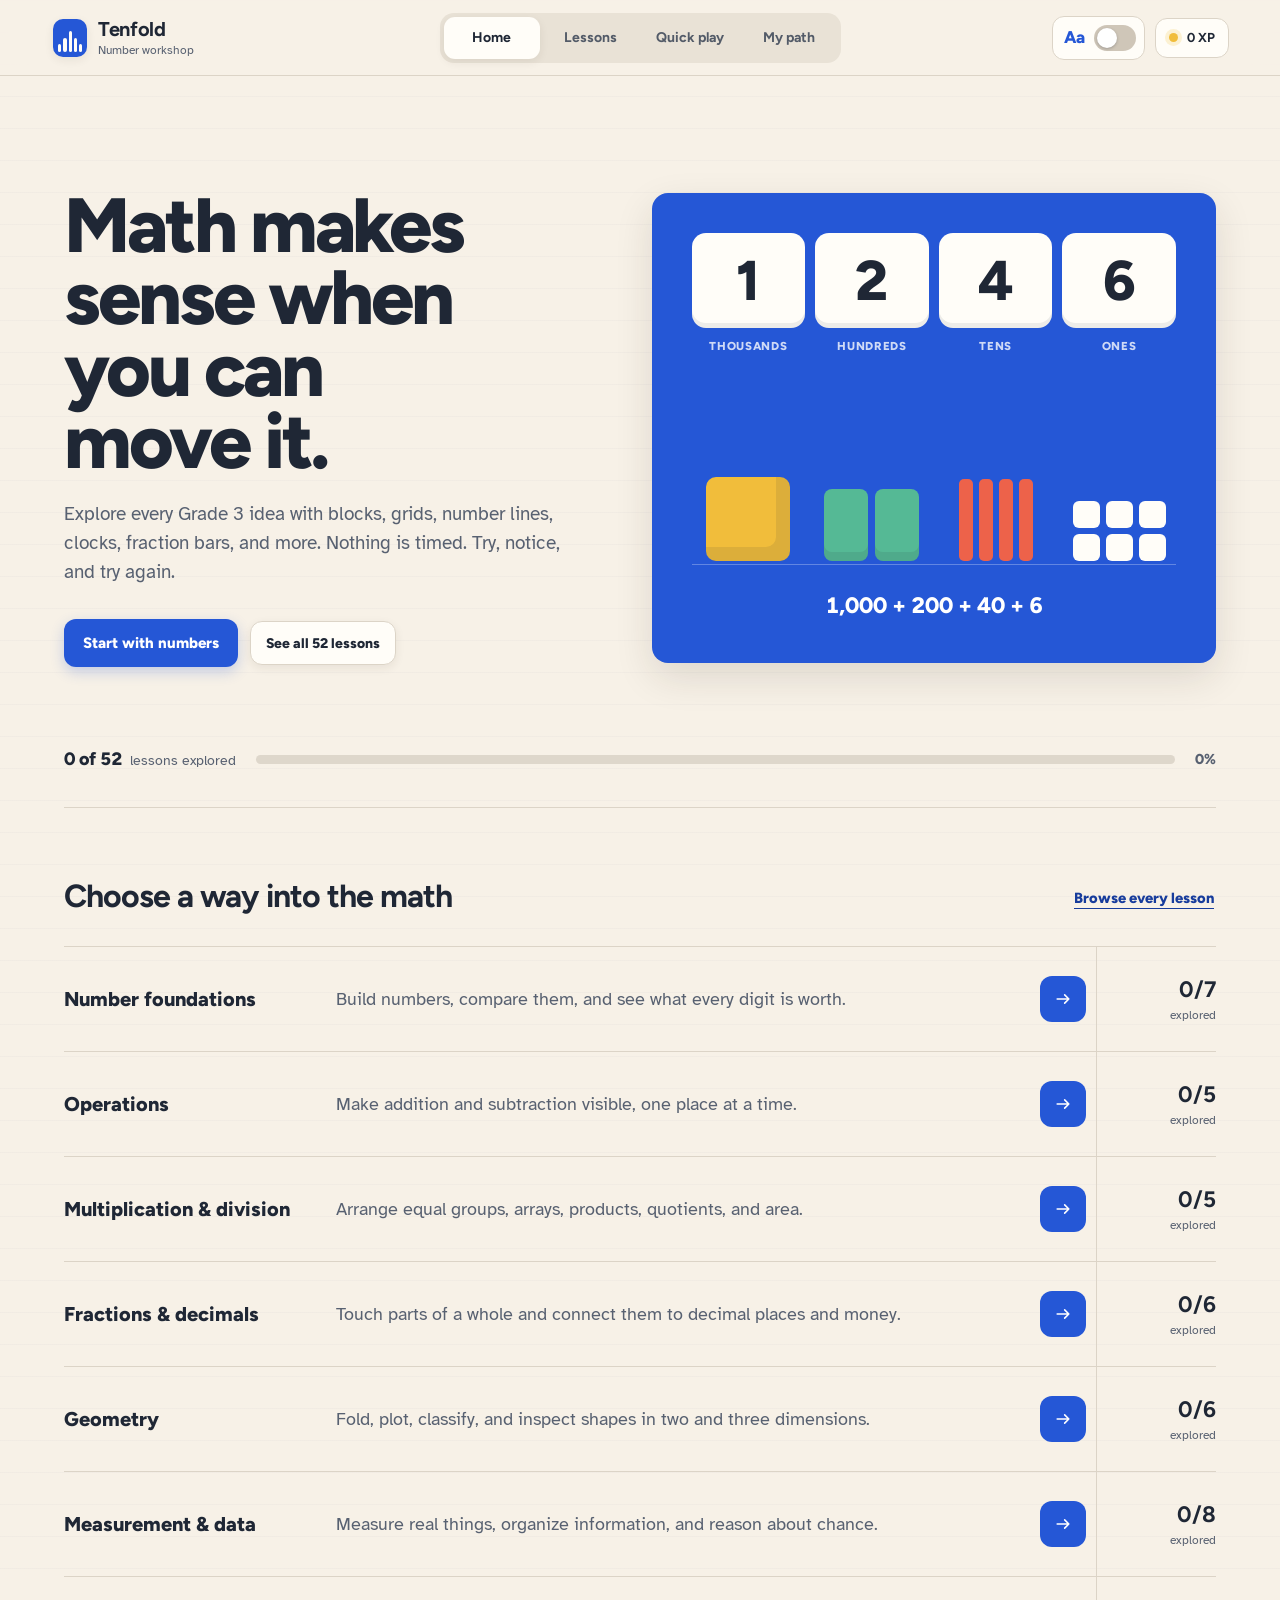
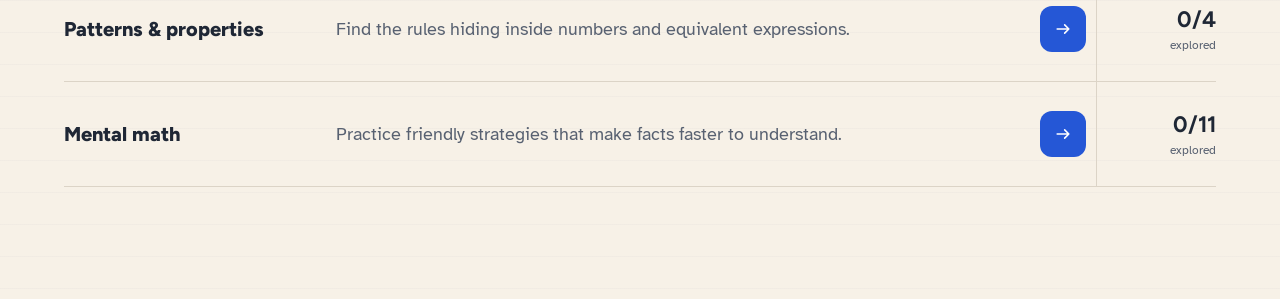
<file: tenfold/index.html>
<!doctype html>
<html lang="en">
  <head>
    <meta charset="UTF-8" />
    <meta name="viewport" content="width=device-width, initial-scale=1.0" />
    <meta name="theme-color" content="#f7f1e7" />
    <meta
      name="description"
      content="Tenfold is a hands-on Grade 3 mathematics workshop with more than 50 visual, interactive lessons."
    />
    <meta name="mobile-web-app-capable" content="yes" />
    <meta name="apple-mobile-web-app-capable" content="yes" />
    <meta name="apple-mobile-web-app-status-bar-style" content="default" />
    <title>Tenfold - Grade 3 math you can touch</title>
    <link rel="icon" href="assets/icon.svg" type="image/svg+xml" />
    <link rel="stylesheet" href="fonts/fonts.css" />
    <link rel="stylesheet" href="styles.css" />
    <link rel="stylesheet" href="expanded.css" />
  </head>
  <body>
    <a class="skip-link" href="#lesson">Skip to the lesson</a>

    <div class="app-shell">
      <header class="topbar">
        <button class="brand" type="button" data-nav="home" aria-label="Tenfold home">
          <span class="brand-mark" aria-hidden="true">
            <i></i><i></i><i></i><i></i><i></i>
          </span>
          <span>
            <strong>Tenfold</strong>
            <small>Number workshop</small>
          </span>
        </button>

        <nav class="desktop-nav" aria-label="Primary navigation">
          <button class="nav-item is-active" type="button" data-nav="home">
            Home
          </button>
          <button class="nav-item" type="button" data-nav="library">
            Lessons
          </button>
          <button class="nav-item" type="button" data-nav="practice">
            Quick play
          </button>
          <button class="nav-item" type="button" data-nav="progress">
            My path
          </button>
        </nav>

        <div class="topbar-tools">
          <button class="reading-toggle" id="reading-toggle" type="button" role="switch" aria-checked="false" aria-label="Dyslexia-friendly text" data-reading-toggle>
            <span class="reading-glyph" aria-hidden="true">Aa</span>
            <span class="reading-toggle-label">Dyslexia-friendly</span>
            <span class="switch-track" aria-hidden="true"><i></i></span>
          </button>
          <div class="progress-chip" aria-label="Learning progress">
            <span class="progress-dot" aria-hidden="true"></span>
            <span><strong id="xp-value">0</strong> XP</span>
          </div>
        </div>
      </header>

      <main id="lesson" tabindex="-1"></main>

      <nav class="mobile-nav" aria-label="Primary navigation">
        <button class="mobile-nav-item is-active" type="button" data-nav="home">
          <svg viewBox="0 0 24 24" aria-hidden="true"><path d="M4 11 12 4l8 7v9H4z" /><path d="M9 20v-6h6v6" /></svg>
          <span>Home</span>
        </button>
        <button class="mobile-nav-item" type="button" data-nav="library">
          <svg viewBox="0 0 24 24" aria-hidden="true"><path d="M5 4h14v16H5z" /><path d="M9 4v16M12 8h4M12 12h4" /></svg>
          <span>Lessons</span>
        </button>
        <button class="mobile-nav-item" type="button" data-nav="practice">
          <svg viewBox="0 0 24 24" aria-hidden="true"><path d="M12 3v18M3 12h18" /><circle cx="12" cy="12" r="9" /></svg>
          <span>Play</span>
        </button>
        <button class="mobile-nav-item" type="button" data-nav="progress">
          <svg viewBox="0 0 24 24" aria-hidden="true"><path d="M5 20V10M12 20V4M19 20v-7" /></svg>
          <span>My path</span>
        </button>
      </nav>
    </div>

    <div id="live-region" class="sr-only" aria-live="polite"></div>
    <script src="curriculum.js"></script>
    <script src="engines.js"></script>
    <script src="app.js"></script>
  </body>
</html>
</file>
<file: tenfold/fonts/fonts.css>
/* Local copies of Atkinson Hyperlegible and Figtree (both SIL Open Font
   License, from Google Fonts), so Tenfold works with no internet.
   Each font is split into "latin" (English) and "latin-ext" (accented
   letters); the browser only downloads the part a page actually uses. */

/* Atkinson Hyperlegible - body text */
@font-face {
  font-family: "Atkinson Hyperlegible";
  font-style: normal;
  font-weight: 400;
  font-display: swap;
  src: url("atkinson-hyperlegible-400-latin-ext.woff2") format("woff2");
  unicode-range: U+0100-02BA, U+02BD-02C5, U+02C7-02CC, U+02CE-02D7, U+02DD-02FF, U+0304, U+0308, U+0329, U+1D00-1DBF, U+1E00-1E9F, U+1EF2-1EFF, U+2020, U+20A0-20AB, U+20AD-20C0, U+2113, U+2C60-2C7F, U+A720-A7FF;
}
@font-face {
  font-family: "Atkinson Hyperlegible";
  font-style: normal;
  font-weight: 400;
  font-display: swap;
  src: url("atkinson-hyperlegible-400-latin.woff2") format("woff2");
  unicode-range: U+0000-00FF, U+0131, U+0152-0153, U+02BB-02BC, U+02C6, U+02DA, U+02DC, U+0304, U+0308, U+0329, U+2000-206F, U+20AC, U+2122, U+2191, U+2193, U+2212, U+2215, U+FEFF, U+FFFD;
}
@font-face {
  font-family: "Atkinson Hyperlegible";
  font-style: normal;
  font-weight: 700;
  font-display: swap;
  src: url("atkinson-hyperlegible-700-latin-ext.woff2") format("woff2");
  unicode-range: U+0100-02BA, U+02BD-02C5, U+02C7-02CC, U+02CE-02D7, U+02DD-02FF, U+0304, U+0308, U+0329, U+1D00-1DBF, U+1E00-1E9F, U+1EF2-1EFF, U+2020, U+20A0-20AB, U+20AD-20C0, U+2113, U+2C60-2C7F, U+A720-A7FF;
}
@font-face {
  font-family: "Atkinson Hyperlegible";
  font-style: normal;
  font-weight: 700;
  font-display: swap;
  src: url("atkinson-hyperlegible-700-latin.woff2") format("woff2");
  unicode-range: U+0000-00FF, U+0131, U+0152-0153, U+02BB-02BC, U+02C6, U+02DA, U+02DC, U+0304, U+0308, U+0329, U+2000-206F, U+20AC, U+2122, U+2191, U+2193, U+2212, U+2215, U+FEFF, U+FFFD;
}
@font-face {
  font-family: "Atkinson Hyperlegible";
  font-style: italic;
  font-weight: 400;
  font-display: swap;
  src: url("atkinson-hyperlegible-400-italic-latin-ext.woff2") format("woff2");
  unicode-range: U+0100-02BA, U+02BD-02C5, U+02C7-02CC, U+02CE-02D7, U+02DD-02FF, U+0304, U+0308, U+0329, U+1D00-1DBF, U+1E00-1E9F, U+1EF2-1EFF, U+2020, U+20A0-20AB, U+20AD-20C0, U+2113, U+2C60-2C7F, U+A720-A7FF;
}
@font-face {
  font-family: "Atkinson Hyperlegible";
  font-style: italic;
  font-weight: 400;
  font-display: swap;
  src: url("atkinson-hyperlegible-400-italic-latin.woff2") format("woff2");
  unicode-range: U+0000-00FF, U+0131, U+0152-0153, U+02BB-02BC, U+02C6, U+02DA, U+02DC, U+0304, U+0308, U+0329, U+2000-206F, U+20AC, U+2122, U+2191, U+2193, U+2212, U+2215, U+FEFF, U+FFFD;
}

/* OpenDyslexic - every piece of text while "Dyslexia-friendly text" is on
   (SIL Open Font License, see OpenDyslexic-OFL.txt; from
   github.com/antijingoist/opendyslexic). The browser only fetches these once
   the option is on. "block" stops the normal letters flashing up on a reload
   before OpenDyslexic arrives. */
@font-face {
  font-family: "OpenDyslexic";
  font-style: normal;
  font-weight: 400;
  font-display: block;
  src: url("opendyslexic-400.woff2") format("woff2");
}
@font-face {
  font-family: "OpenDyslexic";
  font-style: normal;
  font-weight: 700;
  font-display: block;
  src: url("opendyslexic-700.woff2") format("woff2");
}
@font-face {
  font-family: "OpenDyslexic";
  font-style: italic;
  font-weight: 400;
  font-display: block;
  src: url("opendyslexic-400-italic.woff2") format("woff2");
}
@font-face {
  font-family: "OpenDyslexic";
  font-style: italic;
  font-weight: 700;
  font-display: block;
  src: url("opendyslexic-700-italic.woff2") format("woff2");
}

/* Figtree - headings and numbers. One variable file covers weights 500-800. */
@font-face {
  font-family: "Figtree";
  font-style: normal;
  font-weight: 500 800;
  font-display: swap;
  src: url("figtree-latin-ext.woff2") format("woff2");
  unicode-range: U+0100-02BA, U+02BD-02C5, U+02C7-02CC, U+02CE-02D7, U+02DD-02FF, U+0304, U+0308, U+0329, U+1D00-1DBF, U+1E00-1E9F, U+1EF2-1EFF, U+2020, U+20A0-20AB, U+20AD-20C0, U+2113, U+2C60-2C7F, U+A720-A7FF;
}
@font-face {
  font-family: "Figtree";
  font-style: normal;
  font-weight: 500 800;
  font-display: swap;
  src: url("figtree-latin.woff2") format("woff2");
  unicode-range: U+0000-00FF, U+0131, U+0152-0153, U+02BB-02BC, U+02C6, U+02DA, U+02DC, U+0304, U+0308, U+0329, U+2000-206F, U+20AC, U+2122, U+2191, U+2193, U+2212, U+2215, U+FEFF, U+FFFD;
}
</file>
<file: tenfold/styles.css>
:root {
  --paper: #f7f1e7;
  --paper-bright: #fffdf8;
  --ink: #1f2735;
  --ink-soft: #586171;
  --blue: #2557d6;
  --blue-dark: #173c9c;
  --coral: #ed624a;
  --yellow: #f1bd3b;
  --mint: #55b995;
  --lilac: #8f79d4;
  --line: #dcd4c7;
  --white: #ffffff;
  --shadow-sm: 0 3px 10px rgba(45, 36, 24, 0.08);
  --shadow-md: 0 14px 38px rgba(45, 36, 24, 0.12);
  --ease-out: cubic-bezier(0.23, 1, 0.32, 1);
  --ease-in-out: cubic-bezier(0.77, 0, 0.175, 1);
  --radius: 16px;
  --display: "Figtree", sans-serif;
  --body: "Atkinson Hyperlegible", sans-serif;
}

* {
  box-sizing: border-box;
}

html {
  color-scheme: light;
  scroll-behavior: smooth;
}

body {
  margin: 0;
  min-width: 320px;
  min-height: 100vh;
  color: var(--ink);
  background:
    linear-gradient(rgba(31, 39, 53, 0.025) 1px, transparent 1px),
    var(--paper);
  background-size: 100% 32px;
  font-family: var(--body);
  font-size: 18px;
  line-height: 1.5;
  accent-color: var(--blue);
}

::selection {
  color: var(--white);
  background: var(--blue);
}

button,
input {
  font: inherit;
}

button {
  color: inherit;
}

button:focus-visible,
input:focus-visible,
[tabindex]:focus-visible {
  outline: 3px solid var(--yellow);
  outline-offset: 3px;
}

.skip-link {
  position: fixed;
  z-index: 100;
  top: 10px;
  left: 10px;
  padding: 10px 14px;
  border-radius: 10px;
  color: var(--white);
  background: var(--ink);
  transform: translateY(-150%);
  transition: transform 180ms var(--ease-out);
}

.skip-link:focus {
  transform: translateY(0);
}

.app-shell {
  min-height: 100vh;
}

.topbar {
  position: sticky;
  z-index: 30;
  top: 0;
  display: grid;
  grid-template-columns: minmax(180px, 1fr) auto minmax(140px, 1fr);
  align-items: center;
  min-height: 76px;
  padding: 10px clamp(18px, 4vw, 64px);
  border-bottom: 1px solid var(--line);
  background: rgba(247, 241, 231, 0.94);
  backdrop-filter: blur(14px);
}

.brand {
  display: inline-flex;
  align-items: center;
  justify-self: start;
  gap: 11px;
  padding: 2px;
  border: 0;
  background: transparent;
  cursor: pointer;
}

.brand-mark {
  display: flex;
  align-items: end;
  gap: 2px;
  width: 34px;
  height: 38px;
  padding: 5px;
  border-radius: 10px;
  background: var(--blue);
  box-shadow: var(--shadow-sm);
}

.brand-mark i {
  width: 4px;
  border-radius: 4px;
  background: var(--paper-bright);
}

.brand-mark i:nth-child(1) { height: 8px; }
.brand-mark i:nth-child(2) { height: 14px; }
.brand-mark i:nth-child(3) { height: 21px; }
.brand-mark i:nth-child(4) { height: 14px; }
.brand-mark i:nth-child(5) { height: 8px; }

.brand strong,
.brand small {
  display: block;
  text-align: left;
}

.brand strong {
  font-family: var(--display);
  font-size: 20px;
  line-height: 1;
  letter-spacing: -0.02em;
}

.brand small {
  margin-top: 5px;
  color: var(--ink-soft);
  font-size: 12px;
  line-height: 1;
}

.desktop-nav {
  display: flex;
  gap: 3px;
  padding: 4px;
  border-radius: 14px;
  background: #e9e2d6;
}

.nav-item {
  display: inline-flex;
  align-items: center;
  gap: 7px;
  min-height: 42px;
  padding: 8px 13px;
  border: 0;
  border-radius: 11px;
  color: #535b68;
  background: transparent;
  font-family: var(--display);
  font-size: 14px;
  font-weight: 700;
  cursor: pointer;
  transition: color 150ms ease, background-color 150ms ease, box-shadow 150ms ease;
}

.nav-number {
  color: #7b827f;
  font-size: 11px;
  letter-spacing: 0.08em;
}

.nav-item.is-active {
  color: var(--ink);
  background: var(--paper-bright);
  box-shadow: var(--shadow-sm);
}

.nav-item.is-active .nav-number {
  color: var(--blue);
}

.progress-chip {
  display: inline-flex;
  align-items: center;
  justify-self: end;
  gap: 9px;
  min-height: 40px;
  padding: 8px 13px;
  border: 1px solid var(--line);
  border-radius: 12px;
  background: var(--paper-bright);
  font-family: var(--display);
  font-size: 13px;
  font-weight: 700;
  font-variant-numeric: tabular-nums;
}

.progress-dot {
  width: 9px;
  height: 9px;
  border-radius: 50%;
  background: var(--yellow);
  box-shadow: 0 0 0 4px rgba(241, 189, 59, 0.2);
}

#lesson {
  min-height: calc(100vh - 76px);
}

.lesson-view {
  width: min(1380px, 100%);
  margin: 0 auto;
  padding: clamp(36px, 6vw, 86px) clamp(18px, 5vw, 76px) 96px;
  animation: view-in 260ms var(--ease-out) both;
}

@keyframes view-in {
  from { opacity: 0; transform: translateY(10px); }
  to { opacity: 1; transform: translateY(0); }
}

.lesson-heading {
  display: grid;
  grid-template-columns: minmax(0, 1fr) auto;
  align-items: end;
  gap: 34px;
  margin-bottom: clamp(32px, 5vw, 58px);
}

.lesson-heading h1 {
  max-width: 850px;
  margin: 0;
  font-family: var(--display);
  font-size: clamp(42px, 6.4vw, 88px);
  line-height: 0.95;
  letter-spacing: -0.04em;
}

.lesson-heading p {
  max-width: 36ch;
  margin: 16px 0 0;
  color: var(--ink-soft);
  font-size: clamp(18px, 2vw, 23px);
  line-height: 1.35;
}

.coach {
  position: relative;
  display: flex;
  align-items: end;
  min-width: 300px;
}

.coach img {
  position: relative;
  z-index: 1;
  width: 118px;
  height: auto;
  filter: drop-shadow(0 8px 8px rgba(31, 39, 53, 0.16));
}

.coach-bubble {
  max-width: 230px;
  margin: 0 0 30px -8px;
  padding: 14px 15px 14px 20px;
  border-radius: 14px 14px 14px 4px;
  background: var(--paper-bright);
  box-shadow: var(--shadow-sm);
  color: var(--ink-soft);
  font-size: 15px;
  line-height: 1.3;
}

.coach-bubble strong {
  display: block;
  margin-bottom: 3px;
  color: var(--ink);
  font-family: var(--display);
  font-size: 14px;
}

.workbench {
  overflow: hidden;
  border-radius: var(--radius);
  background: var(--paper-bright);
  box-shadow: var(--shadow-md);
}

.workbench-bar {
  display: flex;
  align-items: center;
  justify-content: space-between;
  gap: 20px;
  min-height: 58px;
  padding: 12px 18px;
  border-bottom: 1px solid var(--line);
  background: #f0e9dd;
}

.workbench-title {
  font-family: var(--display);
  font-size: 14px;
  font-weight: 800;
}

.legend {
  display: flex;
  flex-wrap: wrap;
  gap: 12px;
  color: var(--ink-soft);
  font-size: 13px;
}

.legend span {
  display: inline-flex;
  align-items: center;
  gap: 6px;
}

.legend i {
  width: 10px;
  height: 10px;
  border-radius: 3px;
}

.explore-layout {
  display: grid;
  grid-template-columns: minmax(340px, 0.82fr) minmax(520px, 1.18fr);
  grid-template-areas:
    "builder table"
    "tools table";
  align-items: stretch;
}

.sum-builder {
  grid-area: builder;
  padding: clamp(24px, 4vw, 52px) clamp(24px, 4vw, 52px) 18px;
  border-right: 1px solid var(--line);
}

.discovery-tools {
  grid-area: tools;
  padding: 0 clamp(24px, 4vw, 52px) clamp(24px, 4vw, 52px);
  border-right: 1px solid var(--line);
}

.mobile-explainer {
  display: none;
}

.equation-display {
  display: grid;
  grid-template-columns: 1fr auto 1fr;
  align-items: center;
  gap: 18px clamp(7px, 1.1vw, 14px);
  font-family: var(--display);
  font-size: clamp(42px, 4.6vw, 64px);
  font-weight: 800;
  line-height: 1;
  font-variant-numeric: tabular-nums;
}

.equation-display .operator {
  color: var(--ink-soft);
  font-weight: 500;
}

.equation-display .equals {
  display: none;
}

.number-stepper {
  display: grid;
  grid-template-columns: 34px 1fr 34px;
  align-items: center;
  min-width: 108px;
  border: 1px solid var(--line);
  border-radius: 14px;
  background: var(--white);
  box-shadow: inset 0 -3px 0 rgba(31, 39, 53, 0.04);
}

.number-stepper output {
  text-align: center;
}

.step-btn {
  width: 34px;
  height: 60px;
  border: 0;
  background: transparent;
  color: var(--blue);
  font-family: var(--display);
  font-size: 28px;
  font-weight: 700;
  cursor: pointer;
  transition: color 120ms ease, transform 120ms var(--ease-out);
}

.step-btn:active {
  transform: scale(0.92);
}

.sum-result {
  grid-column: 1 / -1;
  color: var(--blue);
  text-align: center;
}

.sum-result::before {
  color: var(--ink-soft);
  content: "= ";
}

.bead-visual {
  display: grid;
  gap: 18px;
  margin: 34px 0;
  padding: 28px;
  border-radius: 14px;
  background: #f3eee5;
}

.bead-row {
  display: flex;
  flex-wrap: wrap;
  align-items: center;
  gap: 7px;
  min-height: 34px;
}

.bead-row::before {
  width: 32px;
  color: var(--ink-soft);
  font-family: var(--display);
  font-size: 12px;
  font-weight: 800;
  content: attr(data-label);
}

.bead {
  width: 25px;
  height: 25px;
  border: 3px solid rgba(31, 39, 53, 0.1);
  border-radius: 50%;
  box-shadow: inset 0 -4px 0 rgba(31, 39, 53, 0.13);
}

.bead.a { background: var(--blue); }
.bead.b { background: var(--coral); }

.swap-button,
.secondary-button,
.hint-button {
  display: inline-flex;
  align-items: center;
  justify-content: center;
  gap: 8px;
  min-height: 44px;
  padding: 9px 15px;
  border: 1px solid var(--line);
  border-radius: 12px;
  background: var(--paper-bright);
  font-family: var(--display);
  font-size: 14px;
  font-weight: 800;
  cursor: pointer;
  box-shadow: var(--shadow-sm);
  transition: transform 140ms var(--ease-out), box-shadow 140ms ease, background-color 140ms ease;
}

.swap-button:active,
.secondary-button:active,
.hint-button:active,
.primary-button:active {
  transform: scale(0.97);
}

.swap-icon {
  width: 18px;
  height: 18px;
  fill: none;
  stroke: currentColor;
  stroke-linecap: round;
  stroke-linejoin: round;
  stroke-width: 2;
}

.discovery-note {
  min-height: 48px;
  margin: 16px 0 0;
  color: var(--ink-soft);
  font-size: 16px;
}

.table-zone {
  grid-area: table;
  min-width: 0;
  padding: clamp(24px, 4vw, 50px);
  background: #f8f4ec;
}

.table-prompt {
  display: flex;
  align-items: center;
  justify-content: space-between;
  gap: 20px;
  margin-bottom: 20px;
}

.table-prompt h2 {
  margin: 0;
  font-family: var(--display);
  font-size: 22px;
  letter-spacing: -0.02em;
}

.table-prompt p {
  margin: 4px 0 0;
  color: var(--ink-soft);
  font-size: 15px;
}

.table-scroll {
  overflow-x: auto;
  padding: 3px 3px 10px;
  scrollbar-color: #a59b8b transparent;
  scrollbar-width: thin;
}

.addition-table {
  display: grid;
  grid-template-columns: repeat(12, minmax(36px, 1fr));
  min-width: 580px;
  overflow: hidden;
  border: 1px solid #cfc6b7;
  border-radius: 14px;
  background: var(--white);
}

.table-cell {
  display: grid;
  min-height: 42px;
  place-items: center;
  border: 0;
  border-right: 1px solid #e0d8cc;
  border-bottom: 1px solid #e0d8cc;
  background: var(--white);
  font-family: var(--display);
  font-size: 14px;
  font-weight: 700;
  font-variant-numeric: tabular-nums;
}

button.table-cell {
  cursor: pointer;
  transition: color 120ms ease, background-color 120ms ease, transform 120ms var(--ease-out);
}

button.table-cell:active {
  transform: scale(0.92);
}

.table-cell.header {
  color: var(--blue-dark);
  background: #ebe7dd;
}

.table-cell.corner {
  color: var(--white);
  background: var(--blue);
  font-size: 19px;
}

.table-cell.in-row { background: #e8efff; }
.table-cell.in-col { background: #fff0ec; }
.table-cell.is-selected {
  position: relative;
  z-index: 2;
  color: var(--white);
  background: var(--blue);
  box-shadow: inset 0 0 0 3px var(--yellow);
}

.table-cell.is-target:not(.is-selected) {
  box-shadow: inset 0 0 0 3px var(--coral);
}

.table-feedback {
  min-height: 44px;
  margin-top: 14px;
  padding: 10px 13px;
  border-radius: 11px;
  color: var(--blue-dark);
  background: #e8efff;
  font-weight: 700;
}

.primary-button {
  display: inline-flex;
  align-items: center;
  justify-content: center;
  gap: 9px;
  min-height: 48px;
  padding: 11px 19px;
  border: 0;
  border-radius: 12px;
  color: var(--white);
  background: var(--blue);
  box-shadow: 0 5px 14px rgba(37, 87, 214, 0.24);
  font-family: var(--display);
  font-size: 15px;
  font-weight: 800;
  cursor: pointer;
  transition: transform 140ms var(--ease-out), background-color 140ms ease, box-shadow 140ms ease;
}

.primary-button:hover {
  background: var(--blue-dark);
}

.primary-button:disabled {
  color: #9a958b;
  background: #ddd7cc;
  box-shadow: none;
  cursor: not-allowed;
}

.algorithm-layout {
  display: grid;
  grid-template-columns: minmax(0, 1.4fr) minmax(290px, 0.6fr);
}

.place-workspace {
  min-width: 0;
  padding: clamp(24px, 4vw, 52px);
  border-right: 1px solid var(--line);
}

.place-board {
  display: grid;
  grid-template-columns: repeat(4, minmax(86px, 1fr));
  gap: 10px;
}

.place-column {
  position: relative;
  min-width: 0;
  padding: 16px 10px;
  border: 1px solid var(--line);
  border-radius: 14px;
  background: #f5f0e8;
  transition: background-color 200ms ease, box-shadow 200ms ease, transform 200ms var(--ease-out);
}

.place-column.is-active {
  background: #fff9dd;
  box-shadow: inset 0 0 0 3px var(--yellow), var(--shadow-sm);
  transform: translateY(-4px);
}

.place-column.is-done {
  background: #ecf7f2;
}

.place-label {
  margin-bottom: 14px;
  color: var(--ink-soft);
  font-family: var(--display);
  font-size: 12px;
  font-weight: 800;
  letter-spacing: 0.05em;
  text-align: center;
  text-transform: uppercase;
}

.carry-slot {
  display: grid;
  min-height: 31px;
  margin-bottom: 7px;
  place-items: center;
  color: var(--coral);
  font-family: var(--display);
  font-size: 18px;
  font-weight: 800;
}

.algorithm-digit {
  display: grid;
  min-height: 51px;
  place-items: center;
  border-bottom: 1px solid #d5ccbe;
  font-family: var(--display);
  font-size: clamp(30px, 4vw, 48px);
  font-weight: 700;
  font-variant-numeric: tabular-nums;
}

.algorithm-digit.modified {
  color: var(--coral);
}

.answer-slot {
  display: grid;
  min-height: 62px;
  margin-top: 7px;
  place-items: center;
  color: var(--blue);
  font-family: var(--display);
  font-size: clamp(30px, 4vw, 48px);
  font-weight: 800;
  font-variant-numeric: tabular-nums;
}

.operation-sign {
  position: absolute;
  left: 8px;
  top: 124px;
  color: var(--ink-soft);
  font-family: var(--display);
  font-size: 24px;
  font-weight: 800;
}

.manipulative-stage {
  position: relative;
  min-height: 222px;
  margin-top: 24px;
  overflow: hidden;
  border-radius: 14px;
  background: #ebe6dc;
}

.stage-label {
  position: absolute;
  top: 13px;
  left: 16px;
  color: var(--ink-soft);
  font-family: var(--display);
  font-size: 12px;
  font-weight: 800;
  letter-spacing: 0.04em;
  text-transform: uppercase;
}

.pieces {
  display: flex;
  flex-wrap: wrap;
  align-content: center;
  gap: 8px;
  min-height: 222px;
  padding: 52px 22px 24px;
}

.unit-piece {
  width: 30px;
  height: 30px;
  border: 2px solid rgba(31, 39, 53, 0.15);
  border-radius: 7px;
  background: var(--coral);
  box-shadow: inset 0 -5px 0 rgba(31, 39, 53, 0.1);
}

.unit-piece.alt {
  background: var(--yellow);
}

.ten-piece {
  display: grid;
  grid-template-columns: repeat(5, 16px);
  gap: 3px;
  width: fit-content;
  padding: 7px;
  border: 2px solid rgba(31, 39, 53, 0.15);
  border-radius: 10px;
  background: var(--blue);
  box-shadow: inset 0 -6px 0 rgba(31, 39, 53, 0.13);
}

.ten-piece i {
  width: 16px;
  height: 16px;
  border-radius: 4px;
  background: rgba(255, 255, 255, 0.76);
}

.exchange-arrow {
  align-self: center;
  color: var(--blue);
  font-family: var(--display);
  font-size: 26px;
  font-weight: 800;
}

.instruction-panel {
  display: flex;
  flex-direction: column;
  justify-content: space-between;
  gap: 34px;
  min-height: 590px;
  padding: clamp(24px, 3vw, 42px);
  background: #f3eee5;
}

.step-count {
  color: var(--blue);
  font-family: var(--display);
  font-size: 13px;
  font-weight: 800;
  letter-spacing: 0.06em;
  text-transform: uppercase;
}

.instruction-panel h2 {
  margin: 10px 0 10px;
  font-family: var(--display);
  font-size: clamp(26px, 3vw, 38px);
  line-height: 1.05;
  letter-spacing: -0.03em;
}

.instruction-panel p {
  margin: 0;
  color: var(--ink-soft);
  line-height: 1.45;
}

.step-action {
  display: grid;
  gap: 12px;
}

.answer-form {
  display: grid;
  grid-template-columns: 1fr auto;
  gap: 10px;
}

.digit-input,
.practice-input {
  min-width: 0;
  height: 54px;
  border: 2px solid #cbc2b4;
  border-radius: 12px;
  color: var(--ink);
  background: var(--white);
  font-family: var(--display);
  font-size: 24px;
  font-weight: 800;
  text-align: center;
  font-variant-numeric: tabular-nums;
}

.inline-feedback {
  min-height: 28px;
  margin-top: 9px !important;
  color: var(--blue-dark) !important;
  font-size: 15px;
  font-weight: 700;
}

.problem-controls {
  display: flex;
  align-items: center;
  justify-content: space-between;
  gap: 16px;
  margin-bottom: 22px;
}

.problem-display {
  font-family: var(--display);
  font-size: clamp(26px, 3vw, 40px);
  font-weight: 800;
  letter-spacing: -0.03em;
  font-variant-numeric: tabular-nums;
}

.success-panel {
  display: grid;
  gap: 14px;
  padding: 22px;
  border-radius: 14px;
  color: #174c39;
  background: #dbf2e9;
}

.success-panel strong {
  font-family: var(--display);
  font-size: 23px;
}

.practice-layout {
  display: grid;
  grid-template-columns: minmax(0, 1fr) 320px;
  gap: 26px;
}

.practice-stage {
  min-height: 520px;
  padding: clamp(30px, 6vw, 70px);
  text-align: center;
}

.round-track {
  display: flex;
  justify-content: center;
  gap: 9px;
  margin-bottom: 54px;
}

.round-dot {
  width: 42px;
  height: 8px;
  overflow: hidden;
  border-radius: 5px;
  background: #ddd6ca;
}

.round-dot.done { background: var(--mint); }
.round-dot.current { background: var(--blue); }

.practice-question {
  font-family: var(--display);
  font-size: clamp(54px, 9vw, 112px);
  font-weight: 800;
  line-height: 1;
  letter-spacing: -0.04em;
  font-variant-numeric: tabular-nums;
}

.practice-subtitle {
  margin: 15px 0 30px;
  color: var(--ink-soft);
}

.practice-form {
  display: flex;
  justify-content: center;
  gap: 10px;
  max-width: 420px;
  margin: 0 auto;
}

.practice-input {
  flex: 1;
  max-width: 220px;
}

.practice-feedback {
  min-height: 58px;
  margin: 22px auto 0;
  max-width: 42ch;
  font-weight: 700;
}

.practice-side {
  display: grid;
  align-content: start;
  gap: 18px;
}

.practice-stat {
  padding: 24px;
  border-radius: var(--radius);
  background: var(--paper-bright);
  box-shadow: var(--shadow-sm);
}

.practice-stat span {
  display: block;
  color: var(--ink-soft);
  font-family: var(--display);
  font-size: 12px;
  font-weight: 800;
  letter-spacing: 0.06em;
  text-transform: uppercase;
}

.practice-stat strong {
  display: block;
  margin-top: 7px;
  font-family: var(--display);
  font-size: 40px;
  line-height: 1;
  font-variant-numeric: tabular-nums;
}

.hint-visual {
  display: flex;
  flex-wrap: wrap;
  justify-content: center;
  gap: 6px;
  margin-top: 20px;
}

.hint-dot {
  width: 18px;
  height: 18px;
  border-radius: 50%;
  background: var(--coral);
}

.hint-dot:nth-child(n + 11) { background: var(--blue); }

.confetti {
  position: fixed;
  z-index: 80;
  top: 48%;
  left: 50%;
  width: 9px;
  height: 15px;
  border-radius: 2px;
  pointer-events: none;
  animation: confetti-pop 720ms var(--ease-out) both;
}

@keyframes confetti-pop {
  from { opacity: 1; transform: translate(-50%, -50%) rotate(0deg); }
  to { opacity: 0; transform: translate(var(--tx), var(--ty)) rotate(var(--r)); }
}

.mobile-nav {
  display: none;
}

.sr-only {
  position: absolute !important;
  width: 1px !important;
  height: 1px !important;
  padding: 0 !important;
  margin: -1px !important;
  overflow: hidden !important;
  clip: rect(0, 0, 0, 0) !important;
  white-space: nowrap !important;
  border: 0 !important;
}

@media (hover: hover) and (pointer: fine) {
  .nav-item:hover { color: var(--ink); background: rgba(255, 255, 255, 0.55); }
  .step-btn:hover { color: var(--coral); }
  .swap-button:hover,
  .secondary-button:hover,
  .hint-button:hover { transform: translateY(-2px); box-shadow: 0 7px 16px rgba(45, 36, 24, 0.12); }
  button.table-cell:hover { color: var(--white); background: var(--blue); }
}

@media (max-width: 1080px) {
  .topbar { grid-template-columns: 1fr auto; }
  .desktop-nav { display: none; }
  .lesson-heading { grid-template-columns: 1fr; }
  .coach { justify-self: start; }
  .explore-layout {
    grid-template-columns: 1fr;
    grid-template-areas: "builder" "table" "tools";
  }
  .algorithm-layout { grid-template-columns: 1fr; }
  .sum-builder,
  .discovery-tools,
  .place-workspace { border-right: 0; }
  .sum-builder,
  .place-workspace { border-bottom: 1px solid var(--line); }
  .practice-layout { grid-template-columns: 1fr; }
  .practice-side { grid-template-columns: repeat(3, 1fr); }
}

@media (max-width: 720px) {
  body { font-size: 17px; }
  .topbar { min-height: 64px; padding: 8px 16px; }
  .brand small { display: none; }
  .progress-chip { padding: 7px 10px; }
  #lesson { min-height: calc(100vh - 132px); }
  .lesson-view { padding: 36px 14px 100px; }
  .lesson-heading { gap: 14px; margin-bottom: 20px; }
  .lesson-heading h1 { font-size: clamp(40px, 13vw, 62px); }
  .explore-view .lesson-heading > div > p { display: none; }
  .coach { min-width: 0; width: 100%; }
  .coach img { width: 68px; }
  .coach-bubble { max-width: none; margin: 0 0 8px -4px; padding: 10px 12px 10px 16px; font-size: 13px; }
  .workbench { border-radius: 14px; }
  .sum-builder { min-height: 0; padding: 18px; }
  .equation-display { row-gap: 16px; }
  .discovery-tools { padding: 24px 18px 30px; border-top: 1px solid var(--line); }
  .mobile-explainer { display: block; margin: 0 0 18px; color: var(--ink-soft); font-size: 16px; }
  .number-stepper { min-width: 0; }
  .table-zone { padding: 24px 15px; }
  .table-prompt { align-items: center; }
  .table-prompt p { display: none; }
  .table-prompt .secondary-button { min-height: 40px; padding: 7px 10px; font-size: 12px; }
  .algorithm-layout { display: block; }
  .place-workspace { padding: 24px 14px; }
  .place-board { gap: 5px; }
  .place-column { padding: 12px 4px; border-radius: 11px; }
  .place-label { font-size: 9px; }
  .algorithm-digit { min-height: 44px; font-size: 28px; }
  .operation-sign { top: 105px; left: 3px; }
  .instruction-panel { min-height: 470px; }
  .problem-controls { align-items: flex-start; flex-direction: column; }
  .practice-stage { min-height: 470px; padding: 32px 18px; }
  .practice-form { flex-direction: column; align-items: stretch; }
  .practice-input { max-width: none; }
  .practice-side { grid-template-columns: 1fr 1fr; }
  .practice-side .practice-stat:last-child { grid-column: 1 / -1; }
  .mobile-nav {
    position: fixed;
    z-index: 40;
    right: 10px;
    bottom: 10px;
    left: 10px;
    display: grid;
    grid-template-columns: repeat(4, 1fr);
    padding: 6px;
    border-radius: 16px;
    background: rgba(255, 253, 248, 0.96);
    box-shadow: 0 9px 22px rgba(45, 36, 24, 0.2);
    backdrop-filter: blur(14px);
  }
  .mobile-nav-item {
    display: grid;
    gap: 3px;
    min-height: 52px;
    padding: 6px 2px;
    place-items: center;
    border: 0;
    border-radius: 11px;
    color: var(--ink-soft);
    background: transparent;
    font-family: var(--display);
    font-size: 11px;
    font-weight: 800;
  }
  .mobile-nav-item svg {
    width: 21px;
    height: 21px;
    fill: none;
    stroke: currentColor;
    stroke-linecap: round;
    stroke-linejoin: round;
    stroke-width: 1.8;
  }
  .mobile-nav-item.is-active { color: var(--white); background: var(--blue); }
}

@media (max-width: 430px) {
  .progress-dot { display: none; }
  .bead-visual { padding: 20px 15px; }
  .bead { width: 21px; height: 21px; }
  .place-label { writing-mode: vertical-rl; transform: rotate(180deg); min-height: 58px; margin-inline: auto; }
  .carry-slot { min-height: 25px; }
  .round-dot { width: 30px; }
}

@media (prefers-reduced-motion: reduce) {
  html { scroll-behavior: auto; }
  *, *::before, *::after {
    animation-duration: 1ms !important;
    animation-iteration-count: 1 !important;
    scroll-behavior: auto !important;
    transition-duration: 1ms !important;
  }
  .place-column.is-active { transform: none; }
}
</file>
<file: tenfold/expanded.css>
:root {
  --surface-warm: #f0e9dd;
  --surface-blue: #e8efff;
  --surface-coral: #fff0ec;
  --surface-mint: #e8f5ef;
}

html,
body {
  max-width: 100%;
  overflow-x: hidden;
}

svg {
  fill: none;
  stroke: currentColor;
  stroke-linecap: round;
  stroke-linejoin: round;
  stroke-width: 1.9;
}

.desktop-nav .nav-item {
  min-width: 96px;
  justify-content: center;
}

.home-view,
.library-view,
.lesson-player,
.practice-view,
.progress-view {
  width: min(1400px, 100%);
  margin: 0 auto;
  padding: 52px clamp(18px, 5vw, 72px) 112px;
  animation: view-in 220ms var(--ease-out) both;
}

.home-intro {
  display: grid;
  grid-template-columns: minmax(0, 0.95fr) minmax(460px, 1.05fr);
  gap: clamp(32px, 6vw, 84px);
  align-items: center;
  min-height: 600px;
}

.home-intro > *,
.home-copy,
.home-model,
.model-number,
.model-labels,
.model-pieces {
  min-width: 0;
}

.home-copy h1,
.library-heading h1,
.player-heading h1,
.practice-heading h1,
.progress-heading h1,
.complete-practice h1 {
  margin: 0;
  max-width: 14ch;
  font-family: var(--display);
  font-size: clamp(3.25rem, 6vw, 5.8rem);
  font-weight: 800;
  line-height: 0.94;
  letter-spacing: -0.04em;
  text-wrap: balance;
}

.home-copy > p,
.library-heading > div > p,
.player-heading > div > p,
.practice-heading p,
.progress-heading p,
.complete-practice > p {
  max-width: 62ch;
  margin: 22px 0 0;
  color: var(--ink-soft);
  font-size: 1.2rem;
  line-height: 1.52;
}

.home-actions,
.button-row {
  display: flex;
  flex-wrap: wrap;
  gap: 12px;
  align-items: center;
}

.home-actions {
  margin-top: 32px;
}

.home-model {
  position: relative;
  display: grid;
  min-height: 470px;
  padding: 40px;
  overflow: hidden;
  border-radius: 16px;
  color: var(--white);
  background: var(--blue);
  box-shadow: var(--shadow-md);
}

.model-number,
.model-labels,
.model-pieces {
  display: grid;
  grid-template-columns: repeat(4, 1fr);
  gap: 10px;
}

.model-number span {
  display: grid;
  min-height: 92px;
  place-items: center;
  border-radius: 14px;
  color: var(--ink);
  background: var(--paper-bright);
  font-family: var(--display);
  font-size: 3.5rem;
  font-weight: 800;
  box-shadow: inset 0 -5px 0 rgba(31, 39, 53, 0.08);
}

.model-labels {
  margin-top: 10px;
  color: rgba(255, 255, 255, 0.78);
  font-family: var(--display);
  font-size: 0.72rem;
  font-weight: 800;
  text-align: center;
  text-transform: uppercase;
  letter-spacing: 0.06em;
}

.model-pieces {
  align-items: end;
  min-height: 176px;
  margin-top: 24px;
}

.model-pieces > * {
  justify-self: center;
}

.model-thousand {
  width: 84px;
  height: 84px;
  border-radius: 10px;
  background: var(--yellow);
  box-shadow: inset -14px -14px 0 rgba(31, 39, 53, 0.1);
  animation: model-rise 700ms var(--ease-out) both;
}

.model-hundreds {
  display: flex;
  gap: 7px;
}

.model-hundreds i {
  width: 44px;
  height: 72px;
  border-radius: 8px;
  background: var(--mint);
  box-shadow: inset 0 -9px 0 rgba(31, 39, 53, 0.1);
  animation: model-rise 700ms 70ms var(--ease-out) both;
}

.model-tens,
.model-ones {
  display: flex;
  flex-wrap: wrap;
  justify-content: center;
  gap: 6px;
}

.model-tens i {
  width: 14px;
  height: 82px;
  border-radius: 5px;
  background: var(--coral);
  animation: model-rise 700ms 140ms var(--ease-out) both;
}

.model-ones i {
  width: 27px;
  height: 27px;
  border-radius: 6px;
  background: var(--paper-bright);
  animation: model-rise 700ms 210ms var(--ease-out) both;
}

.model-equation {
  align-self: end;
  padding-top: 24px;
  border-top: 1px solid rgba(255, 255, 255, 0.28);
  font-family: var(--display);
  font-size: 1.4rem;
  font-weight: 800;
  text-align: center;
  font-variant-numeric: tabular-nums;
}

@keyframes model-rise {
  from { opacity: 0; transform: translateY(18px) scale(0.96); }
  to { opacity: 1; transform: translateY(0) scale(1); }
}

.continue-band {
  display: grid;
  grid-template-columns: auto 1fr auto;
  gap: 20px;
  align-items: center;
  padding: 18px 0 34px;
  border-bottom: 1px solid var(--line);
}

.continue-band > div:first-child {
  display: flex;
  gap: 8px;
  align-items: baseline;
}

.continue-band strong,
.continue-band > span {
  font-family: var(--display);
  font-weight: 800;
  font-variant-numeric: tabular-nums;
}

.continue-band span {
  color: var(--ink-soft);
  font-size: 0.9rem;
}

.progress-track,
.large-progress {
  height: 9px;
  overflow: hidden;
  border-radius: 7px;
  background: #ded7cb;
}

.progress-track i,
.large-progress i {
  display: block;
  width: 100%;
  height: 100%;
  transform-origin: left center;
  background: var(--mint);
  transition: transform 250ms var(--ease-out);
}

.journey-section {
  padding-top: 64px;
}

.section-heading,
.library-heading,
.progress-heading,
.practice-heading,
.player-heading {
  display: flex;
  justify-content: space-between;
  gap: 36px;
  align-items: end;
}

.section-heading h2,
.progress-group h2 {
  margin: 0;
  font-family: var(--display);
  font-size: 2rem;
  letter-spacing: -0.03em;
}

.text-button {
  display: inline-flex;
  align-items: center;
  gap: 7px;
  min-height: 44px;
  padding: 7px 2px;
  border: 0;
  color: var(--blue-dark);
  background: transparent;
  font-family: var(--display);
  font-size: 0.92rem;
  font-weight: 800;
  text-decoration: underline;
  text-decoration-thickness: 1px;
  text-underline-offset: 5px;
  cursor: pointer;
}

.text-button svg,
.journey-arrow svg,
.completion-mark svg,
.pager-button svg,
.replay-button svg,
.completed-button svg {
  width: 20px;
  height: 20px;
}

.journey-list,
.lesson-list,
.progress-groups {
  margin-top: 26px;
  border-top: 1px solid var(--line);
}

.journey-row {
  display: grid;
  grid-template-columns: 1fr 120px;
  border-bottom: 1px solid var(--line);
}

.journey-main {
  display: grid;
  grid-template-columns: minmax(170px, 0.36fr) 1fr auto;
  gap: 28px;
  align-items: center;
  min-height: 104px;
  padding: 20px 10px 20px 0;
  border: 0;
  background: transparent;
  text-align: left;
  cursor: pointer;
  transition: color 160ms ease, transform 160ms var(--ease-out);
}

.journey-name {
  font-family: var(--display);
  font-size: 1.25rem;
  font-weight: 800;
}

.journey-copy {
  max-width: 62ch;
  color: var(--ink-soft);
}

.journey-arrow {
  display: grid;
  width: 46px;
  height: 46px;
  place-items: center;
  border-radius: 12px;
  color: var(--white);
  background: var(--blue);
}

.journey-meta {
  display: grid;
  align-content: center;
  justify-items: end;
  padding-left: 20px;
  border-left: 1px solid var(--line);
}

.journey-meta strong {
  font-family: var(--display);
  font-size: 1.4rem;
}

.journey-meta span {
  color: var(--ink-soft);
  font-size: 0.78rem;
}

.library-heading,
.progress-heading {
  margin-bottom: 38px;
}

.library-heading h1,
.progress-heading h1,
.practice-heading h1 {
  max-width: 12ch;
  font-size: clamp(3rem, 5vw, 5rem);
}

.library-heading .coach,
.progress-heading .coach {
  flex: 0 0 360px;
}

.filter-scroll {
  display: flex;
  gap: 8px;
  padding: 8px 0 18px;
  overflow-x: auto;
  scrollbar-width: thin;
}

.filter-button {
  flex: 0 0 auto;
  min-height: 42px;
  padding: 8px 14px;
  border: 1px solid var(--line);
  border-radius: 12px;
  color: var(--ink-soft);
  background: var(--paper-bright);
  font-family: var(--display);
  font-size: 0.82rem;
  font-weight: 800;
  cursor: pointer;
  transition: color 150ms ease, background-color 150ms ease, border-color 150ms ease;
}

.filter-button.is-active {
  border-color: var(--blue);
  color: var(--white);
  background: var(--blue);
}

.lesson-row {
  border-bottom: 1px solid var(--line);
}

.lesson-row-button {
  display: grid;
  grid-template-columns: 58px minmax(0, 1fr) 230px 42px;
  gap: 22px;
  align-items: center;
  width: 100%;
  min-height: 106px;
  padding: 18px 6px;
  border: 0;
  background: transparent;
  text-align: left;
  cursor: pointer;
  transition: transform 150ms var(--ease-out), background-color 150ms ease;
}

.lesson-page {
  display: grid;
  width: 48px;
  height: 48px;
  place-items: center;
  border-radius: 12px;
  color: var(--blue-dark);
  background: var(--surface-blue);
  font-family: var(--display);
  font-size: 0.85rem;
  font-weight: 800;
  font-variant-numeric: tabular-nums;
}

.lesson-row.is-complete .lesson-page {
  color: #174c39;
  background: var(--surface-mint);
}

.lesson-row-content strong,
.lesson-row-content span {
  display: block;
}

.lesson-row-content strong {
  font-family: var(--display);
  font-size: 1.15rem;
  letter-spacing: -0.02em;
}

.lesson-row-content span {
  max-width: 72ch;
  margin-top: 5px;
  color: var(--ink-soft);
  font-size: 0.91rem;
  line-height: 1.4;
}

.lesson-engine {
  color: var(--ink-soft);
  font-family: var(--display);
  font-size: 0.82rem;
  font-weight: 700;
}

.completion-mark {
  display: grid;
  width: 40px;
  height: 40px;
  place-items: center;
  border-radius: 11px;
  color: var(--blue);
  background: var(--paper-bright);
}

.lesson-row.is-complete .completion-mark {
  color: #174c39;
  background: var(--surface-mint);
}

.lesson-crumbs {
  display: flex;
  gap: 18px;
  align-items: center;
  margin-bottom: 36px;
  color: var(--ink-soft);
  font-family: var(--display);
  font-size: 0.8rem;
  font-weight: 700;
}

.lesson-crumbs > span + span::before {
  margin-right: 18px;
  color: #aaa294;
  content: "/";
}

.player-heading {
  margin-bottom: 38px;
}

.player-heading h1 {
  max-width: 15ch;
  font-size: clamp(2.8rem, 5vw, 5.3rem);
}

.player-heading > div:first-child {
  max-width: 860px;
}

.lesson-position {
  display: grid;
  justify-items: end;
  padding-left: 34px;
  border-left: 1px solid var(--line);
}

.lesson-position strong {
  font-family: var(--display);
  font-size: 2.6rem;
  line-height: 1;
  font-variant-numeric: tabular-nums;
}

.lesson-position span {
  color: var(--ink-soft);
  font-size: 0.8rem;
}

.player-grid {
  display: grid;
  grid-template-columns: minmax(0, 1fr) 350px;
  gap: 24px;
  align-items: start;
}

.activity-panel {
  min-width: 0;
  overflow: hidden;
  border-radius: 16px;
  background: var(--paper-bright);
  box-shadow: var(--shadow-md);
}

.activity-bar,
.activity-help {
  display: flex;
  align-items: center;
  justify-content: space-between;
  gap: 18px;
  min-height: 58px;
  padding: 12px 18px;
  background: var(--surface-warm);
  font-family: var(--display);
  font-size: 0.82rem;
  font-weight: 800;
}

.activity-bar {
  border-bottom: 1px solid var(--line);
}

.activity-help {
  justify-content: flex-start;
  min-height: 64px;
  border-top: 1px solid var(--line);
  color: var(--ink-soft);
  font-family: var(--body);
  font-weight: 400;
}

.replay-button {
  display: inline-flex;
  gap: 7px;
  align-items: center;
  min-height: 38px;
  padding: 6px 9px;
  border: 1px solid var(--line);
  border-radius: 10px;
  background: var(--paper-bright);
  font: inherit;
  cursor: pointer;
}

.activity-stage {
  min-height: 580px;
}

.lesson-notes {
  display: grid;
  gap: 18px;
}

.lesson-notes .coach {
  min-width: 0;
}

.lesson-notes .coach img {
  width: 90px;
}

.lesson-notes .coach-bubble {
  margin-bottom: 12px;
}

.fact-block,
.source-block {
  padding: 24px;
  border-radius: 14px;
  background: var(--paper-bright);
  box-shadow: var(--shadow-sm);
}

.fact-block > span,
.source-block > span {
  display: block;
  margin-bottom: 8px;
  color: var(--blue);
  font-family: var(--display);
  font-size: 0.72rem;
  font-weight: 800;
  letter-spacing: 0.06em;
  text-transform: uppercase;
}

.fact-block strong {
  display: block;
  font-family: var(--display);
  font-size: 1.25rem;
  line-height: 1.35;
}

.source-block p {
  margin: 0;
  color: var(--ink-soft);
  font-size: 0.92rem;
  line-height: 1.45;
}

.lesson-notes > button {
  width: 100%;
}

.completed-button {
  color: #174c39;
  background: var(--surface-mint);
}

.lesson-pager {
  display: grid;
  grid-template-columns: 1fr 1fr;
  gap: 18px;
  margin-top: 28px;
}

.pager-button {
  display: flex;
  gap: 14px;
  align-items: center;
  min-height: 74px;
  padding: 14px 18px;
  border: 1px solid var(--line);
  border-radius: 14px;
  background: var(--paper-bright);
  font-family: var(--display);
  font-weight: 800;
  text-align: left;
  cursor: pointer;
}

.pager-button.next {
  justify-content: flex-end;
  text-align: right;
}

.pager-button small {
  display: block;
  margin-bottom: 3px;
  color: var(--ink-soft);
  font-family: var(--body);
  font-weight: 400;
}

.engine-shell {
  display: grid;
  gap: 24px;
  align-content: center;
  justify-items: center;
  min-height: 580px;
  padding: clamp(22px, 5vw, 54px);
  background: var(--paper-bright);
}

.engine-shell > p {
  max-width: 62ch;
  margin: 0;
  color: var(--ink-soft);
  text-align: center;
}

.segmented-control {
  display: inline-grid;
  grid-auto-flow: column;
  gap: 3px;
  padding: 4px;
  border-radius: 12px;
  background: #e8e1d5;
}

.segmented-control button {
  min-height: 40px;
  padding: 7px 14px;
  border: 0;
  border-radius: 9px;
  color: var(--ink-soft);
  background: transparent;
  font-family: var(--display);
  font-size: 0.78rem;
  font-weight: 800;
  text-transform: capitalize;
  cursor: pointer;
  transition: color 150ms ease, background-color 150ms ease, box-shadow 150ms ease;
}

.segmented-control button.is-active {
  color: var(--ink);
  background: var(--paper-bright);
  box-shadow: var(--shadow-sm);
}

.big-number,
.table-equation,
.array-equation,
.number-line-equation,
.missing-equation,
.unbundle-equation,
.factor-number,
.digital-time,
.rounding-result strong,
.money-total strong {
  font-family: var(--display);
  font-size: clamp(3rem, 8vw, 6.5rem);
  font-weight: 800;
  line-height: 1;
  letter-spacing: -0.04em;
  font-variant-numeric: tabular-nums;
}

.step-control {
  display: grid;
  grid-template-columns: 48px minmax(180px, 360px) 48px;
  gap: 12px;
  align-items: center;
  width: min(520px, 100%);
}

.step-control button,
.mini-stepper button {
  display: grid;
  min-width: 44px;
  min-height: 44px;
  place-items: center;
  border: 1px solid var(--line);
  border-radius: 11px;
  color: var(--blue);
  background: var(--paper-bright);
  font-family: var(--display);
  font-size: 1.35rem;
  font-weight: 800;
  cursor: pointer;
  box-shadow: var(--shadow-sm);
  transition: transform 140ms var(--ease-out), color 140ms ease;
}

input[type="range"] {
  width: 100%;
  height: 36px;
  accent-color: var(--blue);
  cursor: pointer;
}

.place-chart,
.decimal-chart,
.column-board {
  display: grid;
  grid-template-columns: repeat(4, 1fr);
  width: min(720px, 100%);
  overflow: hidden;
  border: 1px solid var(--line);
  border-radius: 14px;
}

.place-chart > div,
.decimal-chart > button,
.column-cell {
  display: grid;
  gap: 12px;
  min-width: 0;
  padding: 16px 10px;
  place-items: center;
  border: 0;
  border-right: 1px solid var(--line);
  background: var(--white);
}

.place-chart > div:last-child,
.decimal-chart > button:last-child,
.column-cell:last-child {
  border-right: 0;
}

.place-chart span,
.decimal-chart span,
.column-cell > span {
  color: var(--ink-soft);
  font-family: var(--display);
  font-size: 0.68rem;
  font-weight: 800;
  text-transform: uppercase;
  letter-spacing: 0.05em;
}

.place-chart strong,
.decimal-chart b {
  font-family: var(--display);
  font-size: 2.6rem;
  font-weight: 800;
}

.base-ten-groups {
  display: grid;
  grid-template-columns: repeat(4, 1fr);
  gap: 12px;
  width: min(720px, 100%);
}

.base-ten-groups > div {
  display: grid;
  align-content: space-between;
  min-height: 190px;
  padding: 16px;
  border-radius: 14px;
  background: var(--surface-warm);
}

.base-ten-groups > div > span {
  display: flex;
  flex-wrap: wrap;
  gap: 5px;
  align-items: end;
  justify-content: center;
  min-height: 116px;
}

.base-ten-groups i {
  display: block;
  border-radius: 5px;
  background: var(--blue);
  box-shadow: inset 0 -4px 0 rgba(31, 39, 53, 0.12);
}

.base-ten-groups i.thousand { width: 68px; height: 68px; }
.base-ten-groups i.hundred { width: 44px; height: 44px; background: var(--mint); }
.base-ten-groups i.ten { width: 12px; height: 58px; background: var(--coral); }
.base-ten-groups i.one { width: 21px; height: 21px; background: var(--yellow); }
.base-ten-groups b { font-family: var(--display); font-size: 0.78rem; text-align: center; }

.abacus {
  position: relative;
  display: grid;
  grid-template-columns: repeat(4, 1fr);
  width: min(620px, 100%);
  padding: 24px 28px 18px;
  border: 8px solid #7a5b38;
  border-radius: 16px;
  background: #f2e5ca;
}

.abacus-bar {
  position: absolute;
  top: 30px;
  bottom: 38px;
  left: 50%;
  width: 8px;
  background: #7a5b38;
  transform: translateX(-50%) rotate(90deg);
}

.abacus > div {
  display: grid;
  justify-items: center;
}

.abacus > div > span {
  position: relative;
  display: flex;
  flex-direction: column-reverse;
  gap: 5px;
  justify-content: flex-start;
  width: 16px;
  min-height: 180px;
  padding: 4px 0;
  background: #7a5b38;
}

.abacus > div i {
  z-index: 1;
  width: 48px;
  height: 20px;
  margin-left: -16px;
  border-radius: 8px;
  background: var(--coral);
  box-shadow: inset 0 -4px 0 rgba(31, 39, 53, 0.12);
}

.abacus b { margin-top: 9px; font-family: var(--display); }

.place-slider-number {
  display: grid;
  grid-template-columns: repeat(4, minmax(70px, 110px));
  gap: 10px;
}

.place-digit {
  min-height: 94px;
  border: 1px solid var(--line);
  border-radius: 14px;
  background: var(--white);
  font-family: var(--display);
  font-size: 3rem;
  font-weight: 800;
  cursor: pointer;
  transition: transform 180ms var(--ease-in-out), color 150ms ease, background-color 150ms ease;
}

.place-digit.is-active {
  color: var(--white);
  background: var(--coral);
  transform: translateY(-5px);
}

.value-reveal,
.classification,
.algorithm-step-copy,
.metric-result,
.coordinate-readout {
  display: grid;
  gap: 4px;
  justify-items: center;
  color: var(--ink-soft);
  text-align: center;
}

.value-reveal strong,
.classification strong,
.algorithm-step-copy strong,
.metric-result strong,
.coordinate-readout strong {
  color: var(--ink);
  font-family: var(--display);
  font-size: 1.35rem;
}

.scale-block {
  display: grid;
  width: 150px;
  height: 150px;
  place-items: center;
  border-radius: 14px;
  color: var(--white);
  background: var(--blue);
  box-shadow: inset -18px -18px 0 rgba(31, 39, 53, 0.12);
  transition: transform 220ms var(--ease-in-out);
}

.scale-block i { font-family: var(--display); font-size: 3rem; font-style: normal; font-weight: 800; }
.scale-block span { font-family: var(--display); font-size: 0.72rem; font-weight: 800; text-transform: uppercase; }
.scale-block.hundreds { transform: scale(0.82); }
.scale-block.tens { transform: scale(0.62); }
.scale-block.ones { transform: scale(0.42); }

.unbundle-field {
  display: flex;
  flex-wrap: wrap;
  gap: 8px;
  align-content: center;
  justify-content: center;
  width: min(620px, 100%);
  min-height: 280px;
  padding: 24px;
  border-radius: 14px;
  background: var(--surface-warm);
}

.unbundle-field span {
  width: 68px;
  height: 68px;
  border-radius: 8px;
  background: var(--blue);
  box-shadow: inset 0 -7px 0 rgba(31, 39, 53, 0.12);
  animation: piece-arrive 260ms calc(var(--i) * 18ms) var(--ease-out) both;
}

.unbundle-field.level-1 span { width: 50px; height: 50px; background: var(--mint); }
.unbundle-field.level-2 span { width: 13px; height: 66px; background: var(--coral); }
.unbundle-field.level-3 span { width: 28px; height: 28px; background: var(--yellow); }

@keyframes piece-arrive {
  from { opacity: 0; transform: scale(0.94) translateY(8px); }
  to { opacity: 1; transform: scale(1) translateY(0); }
}

.visual-scale-note { font-size: 0.78rem; }

.number-tree {
  display: grid;
  justify-items: center;
  width: min(700px, 100%);
}

.number-tree > strong {
  display: grid;
  min-width: 150px;
  min-height: 78px;
  place-items: center;
  border-radius: 14px;
  color: var(--white);
  background: var(--blue);
  font-family: var(--display);
  font-size: 2.4rem;
}

.tree-branches {
  position: relative;
  width: 74%;
  height: 76px;
}

.tree-branches::before {
  position: absolute;
  top: 0;
  left: 50%;
  width: 1px;
  height: 35px;
  background: var(--line);
  content: "";
}

.tree-branches::after {
  position: absolute;
  top: 35px;
  right: 10%;
  left: 10%;
  height: 1px;
  background: var(--line);
  content: "";
}

.tree-parts {
  display: flex;
  gap: 14px;
  justify-content: center;
  width: 100%;
}

.tree-parts span,
.equation-ribbon {
  padding: 14px 18px;
  border-radius: 12px;
  background: var(--surface-blue);
  font-family: var(--display);
  font-weight: 800;
  text-align: center;
}

.equation-ribbon {
  max-width: 100%;
  font-size: 1.15rem;
}

.compare-controls,
.dual-steppers {
  display: flex;
  gap: 18px;
  align-items: end;
  justify-content: center;
  width: 100%;
}

.mini-stepper {
  display: grid;
  gap: 7px;
}

.mini-stepper > span {
  color: var(--ink-soft);
  font-family: var(--display);
  font-size: 0.7rem;
  font-weight: 800;
  text-align: center;
  text-transform: uppercase;
}

.mini-stepper > div {
  display: grid;
  grid-template-columns: 44px minmax(64px, auto) 44px;
  gap: 7px;
  align-items: center;
}

.mini-stepper output {
  font-family: var(--display);
  font-size: 1.4rem;
  font-weight: 800;
  text-align: center;
  font-variant-numeric: tabular-nums;
}

.compare-sign {
  align-self: center;
  color: var(--blue);
  font-family: var(--display);
  font-size: 3rem;
}

.balance {
  position: relative;
  width: min(600px, 90%);
  height: 190px;
}

.balance-beam {
  position: absolute;
  top: 62px;
  left: 0;
  display: flex;
  justify-content: space-between;
  width: 100%;
  height: 12px;
  border-radius: 7px;
  background: var(--ink);
  transform: rotate(var(--tilt));
  transition: transform 240ms var(--ease-in-out);
}

.balance-beam span {
  display: grid;
  width: 104px;
  height: 76px;
  margin-top: 12px;
  place-items: center;
  border-radius: 14px;
  color: var(--white);
  background: var(--coral);
  font-family: var(--display);
  font-size: 1.5rem;
  font-weight: 800;
}

.balance-beam span:last-child { background: var(--blue); }

.balance > i {
  position: absolute;
  bottom: 8px;
  left: 50%;
  width: 0;
  height: 0;
  border-right: 65px solid transparent;
  border-bottom: 112px solid var(--yellow);
  border-left: 65px solid transparent;
  transform: translateX(-50%);
}

.mirror-board {
  width: min(650px, 100%);
  overflow: hidden;
  border-radius: 14px;
  background: var(--surface-blue);
  perspective: 900px;
}

.mirror-board svg { display: block; width: 100%; }
.grid-lines { stroke: rgba(37, 87, 214, 0.15); stroke-width: 1; }
.mirror-line { stroke: var(--ink); stroke-dasharray: 8 7; stroke-width: 3; }
.mirror-shape { fill: var(--coral); stroke: var(--ink); stroke-width: 3; transition: opacity 220ms ease, transform 300ms var(--ease-in-out); transform-origin: center; }
.mirror-shape.reflected { fill: var(--yellow); }
.mirror-board.is-folded .reflected { opacity: 0.12; transform: translateX(-120px) rotateY(70deg); }

.frieze-strip {
  display: flex;
  gap: 8px;
  width: min(650px, 100%);
  min-height: 74px;
  padding: 12px;
  overflow: hidden;
  border-radius: 12px;
  background: var(--surface-warm);
}

.frieze-strip i {
  width: 44px;
  height: 44px;
  border: 12px solid var(--blue);
  border-top-color: transparent;
  opacity: 0;
  transform: scaleX(calc(1 - 2 * (var(--i) % 2)));
}

.frieze-strip i:first-child,
.frieze-strip.is-repeated i {
  opacity: 1;
  transition: opacity 180ms calc(var(--i) * 50ms) ease;
}

.table-engine { align-content: start; }
.table-equation { display: flex; gap: 14px; align-items: baseline; font-size: clamp(2.5rem, 6vw, 5rem); }
.table-equation b { color: var(--ink-soft); font-weight: 500; }
.table-equation strong { color: var(--blue); }
.math-table-scroll { width: 100%; overflow-x: auto; padding: 3px 3px 10px; }
.math-table { display: grid; grid-template-columns: repeat(12, minmax(38px, 1fr)); min-width: 590px; overflow: hidden; border: 1px solid #cfc6b7; border-radius: 14px; background: var(--white); }
.math-cell { display: grid; min-height: 40px; place-items: center; border: 0; border-right: 1px solid #e0d8cc; border-bottom: 1px solid #e0d8cc; background: var(--white); font-family: var(--display); font-size: 0.78rem; font-weight: 700; cursor: pointer; transition: color 120ms ease, background-color 120ms ease, transform 120ms var(--ease-out); }
.math-cell.header { color: var(--blue-dark); background: #ebe7dd; cursor: default; }
.math-cell.corner { color: var(--white); background: var(--blue); font-size: 1.15rem; }
.math-cell.in-row { background: var(--surface-blue); }
.math-cell.in-col { background: var(--surface-coral); }
.math-cell.is-selected { position: relative; z-index: 2; color: var(--white); background: var(--blue); box-shadow: inset 0 0 0 3px var(--yellow); }

.number-line-track {
  position: relative;
  width: min(720px, 96%);
  height: 180px;
  margin-top: 30px;
  border-bottom: 5px solid var(--ink);
}

.tick { position: absolute; bottom: -31px; left: calc(var(--x) * 100%); display: grid; justify-items: center; transform: translateX(-50%); }
.tick i { width: 2px; height: 18px; background: var(--ink); }
.tick b { font-family: var(--display); font-size: 0.65rem; }
.tick.is-key b { color: var(--blue); font-size: 1rem; }
.jump-arc { position: absolute; bottom: 8px; left: calc(var(--from) * 100%); width: calc((var(--to) - var(--from)) * 100%); height: 100px; border: 4px solid var(--coral); border-right-color: transparent; border-bottom: 0; border-left-color: transparent; border-radius: 50% 50% 0 0; }
.jump-arc.backwards { left: calc(var(--to) * 100%); width: calc((var(--from) - var(--to)) * 100%); border-color: var(--blue); border-right-color: transparent; border-bottom: 0; border-left-color: transparent; }
.jump-dot { position: absolute; bottom: -10px; left: calc(var(--x) * 100%); width: 18px; height: 18px; border: 4px solid var(--white); border-radius: 50%; background: var(--blue); box-shadow: var(--shadow-sm); transform: translateX(-50%); transition: left 300ms var(--ease-in-out); }

.column-board { width: min(650px, 100%); }
.column-cell { gap: 4px; background: var(--surface-warm); transition: background-color 180ms ease, transform 180ms var(--ease-out); }
.column-cell.is-active { background: #fff8d5; box-shadow: inset 0 0 0 3px var(--yellow); transform: translateY(-4px); }
.column-cell.is-done { background: var(--surface-mint); }
.column-cell b,
.column-cell strong,
.column-cell .carry { display: grid; min-height: 48px; place-items: center; font-family: var(--display); font-size: 2rem; font-style: normal; font-weight: 800; }
.column-cell .carry { min-height: 24px; color: var(--coral); font-size: 1rem; }
.column-cell .bottom { position: relative; width: 100%; border-bottom: 2px solid var(--ink); }
.column-cell .bottom em { position: absolute; left: 2px; font-style: normal; }
.column-cell strong { color: var(--blue); }

.exchange-stage { position: relative; display: flex; flex-wrap: wrap; gap: 8px; justify-content: center; align-items: center; width: min(580px, 100%); min-height: 150px; padding: 24px; border-radius: 14px; background: var(--surface-warm); }
.exchange-stage > i { width: 27px; height: 27px; border-radius: 6px; background: var(--coral); box-shadow: inset 0 -4px 0 rgba(31, 39, 53, 0.1); transition: transform 280ms var(--ease-in-out), opacity 220ms ease; }
.exchange-stage.is-exchanged > i { opacity: 0.12; transform: translateY(-18px) scale(0.9); }
.exchange-bundle { flex-basis: 100%; color: var(--blue-dark); font-family: var(--display); font-size: 0.78rem; font-weight: 800; text-align: center; }
.ten-rod { width: 28px; height: 100px; border-radius: 7px; color: transparent; background: var(--blue); transition: opacity 200ms ease, transform 260ms var(--ease-in-out); }
.exchange-stage.is-exchanged .ten-rod { opacity: 0.12; transform: scaleY(0.35); }

.coordinate-engine { position: relative; }
.coordinate-grid { display: grid; grid-template-columns: repeat(8, minmax(38px, 60px)); width: min(520px, 100%); border-top: 3px solid var(--ink); border-left: 3px solid var(--ink); }
.coordinate-grid button { aspect-ratio: 1; border: 0; border-right: 1px solid rgba(37, 87, 214, 0.2); border-bottom: 1px solid rgba(37, 87, 214, 0.2); background: var(--white); cursor: pointer; }
.coordinate-grid button.is-guide { background: var(--surface-blue); }
.coordinate-grid button.is-point { position: relative; background: #dbe6ff; }
.coordinate-grid button.is-point::after { position: absolute; inset: 27%; border: 3px solid var(--white); border-radius: 50%; background: var(--coral); box-shadow: 0 0 0 3px var(--coral); content: ""; }
.axis-label { color: var(--ink-soft); font-family: var(--display); font-size: 0.7rem; font-weight: 800; text-transform: uppercase; }

.problem-tabs,
.shape-picker,
.feature-buttons,
.sort-options {
  display: flex;
  flex-wrap: wrap;
  gap: 8px;
  justify-content: center;
}

.problem-tabs button,
.shape-picker button,
.feature-buttons button,
.sort-options button {
  min-width: 44px;
  min-height: 44px;
  padding: 8px 12px;
  border: 1px solid var(--line);
  border-radius: 11px;
  background: var(--paper-bright);
  font-family: var(--display);
  font-weight: 800;
  cursor: pointer;
}

.problem-tabs button.is-active,
.shape-picker button.is-active,
.feature-buttons button.is-active {
  color: var(--white);
  background: var(--blue);
}

.missing-equation span { display: inline-grid; min-width: 68px; min-height: 68px; place-items: center; border: 3px dashed var(--coral); border-radius: 12px; color: var(--coral); }
.missing-form { display: grid; gap: 8px; width: min(420px, 100%); }
.missing-form label { color: var(--ink-soft); font-size: 0.85rem; text-align: center; }
.missing-form > div { display: grid; grid-template-columns: 1fr auto; gap: 9px; }
.missing-form input { min-width: 0; height: 52px; border: 2px solid var(--line); border-radius: 12px; background: var(--white); font-family: var(--display); font-size: 1.3rem; font-weight: 800; text-align: center; }
.inverse-reveal { max-width: 52ch; padding: 14px 18px; border-radius: 12px; color: var(--ink-soft); background: var(--surface-warm); opacity: 0; }
.inverse-reveal.is-visible { opacity: 1; transition: opacity 180ms ease; }

.angle-stage { position: relative; width: min(500px, 90%); height: 260px; }
.angle-ray { position: absolute; bottom: 46px; left: 50%; width: 190px; height: 8px; border-radius: 5px; background: var(--ink); transform-origin: left center; }
.angle-ray.fixed { background: var(--blue); }
.angle-ray.moving { transition: transform 160ms var(--ease-in-out); }
.angle-arc { position: absolute; bottom: 76px; left: 50%; color: var(--coral); font-family: var(--display); font-size: 1.3rem; font-weight: 800; }
.paper-corner { position: absolute; right: 10px; bottom: 46px; width: 78px; height: 78px; border-right: 4px solid var(--yellow); border-bottom: 4px solid var(--yellow); opacity: 0.5; transition: opacity 150ms ease, transform 180ms var(--ease-out); }
.paper-corner.fits { opacity: 1; transform: scale(1.08); }
.angle-engine > input { width: min(500px, 90%); }
.line-pair { position: relative; width: 190px; height: 90px; }
.line-pair i { position: absolute; top: 40px; left: 0; width: 190px; height: 5px; background: var(--blue); }
.line-pair i:last-child { background: var(--coral); transform: rotate(20deg); }
.line-pair.right i:last-child { transform: rotate(90deg); }
.line-pair span { position: absolute; top: 75px; width: 100%; color: var(--ink-soft); font-size: 0.78rem; text-align: center; }

.polygon-stage { display: grid; width: 280px; height: 260px; place-items: center; border-radius: 14px; background: var(--surface-warm); }
.polygon-stage svg { width: 220px; }
.polygon-stage polygon { fill: var(--yellow); stroke: var(--ink); stroke-width: 4; }

.gem-field { display: grid; grid-template-columns: repeat(2, 1fr); width: min(470px, 100%); overflow: hidden; border: 2px solid var(--ink); border-radius: 14px; }
.gem-quadrant { display: grid; grid-template-columns: repeat(5, 1fr); gap: 5px; min-height: 160px; padding: 16px; border: 0; border-right: 1px solid var(--line); border-bottom: 1px solid var(--line); background: var(--surface-warm); cursor: pointer; }
.gem-quadrant i { aspect-ratio: 1; border-radius: 5px 9px 6px 8px; background: var(--lilac); transform: rotate(calc((var(--i, 1)) * 8deg)); }
.gem-quadrant.is-sample { box-shadow: inset 0 0 0 5px var(--coral); }
.estimate-formula { display: flex; flex-wrap: wrap; gap: 10px; align-items: center; justify-content: center; font-family: var(--display); font-weight: 800; }
.estimate-formula span,
.estimate-formula strong { padding: 10px 12px; border-radius: 10px; background: var(--surface-blue); }

.bundle-stage { display: flex; flex-wrap: wrap; gap: 8px; align-content: center; justify-content: center; width: min(610px, 100%); min-height: 240px; padding: 24px; border-radius: 14px; background: var(--surface-warm); }
.bundle-stage span { display: block; animation: piece-arrive 220ms var(--ease-out) both; }
.bundle-stage .coin { width: 28px; height: 28px; border: 4px solid #c78b0d; border-radius: 50%; background: var(--yellow); }
.bundle-stage .sack { width: 46px; height: 58px; border-radius: 50% 50% 12px 12px; background: var(--coral); }
.bundle-stage .chest { width: 76px; height: 58px; border-radius: 13px 13px 7px 7px; background: var(--blue); box-shadow: inset 0 -17px 0 var(--blue-dark); }

.counter-array,
.mini-array {
  display: grid;
  grid-template-columns: repeat(var(--cols), 30px);
  gap: 7px;
  justify-content: center;
  padding: 22px;
  border-radius: 14px;
  background: var(--surface-warm);
}

.counter-array i,
.mini-array i,
.mental-counters i,
.fraction-collection i,
.pair-field i,
.leftover-counters i {
  width: 30px;
  height: 30px;
  border: 3px solid rgba(31, 39, 53, 0.1);
  border-radius: 50%;
  background: var(--blue);
  box-shadow: inset 0 -4px 0 rgba(31, 39, 53, 0.12);
}

.array-equation { display: flex; gap: 12px; align-items: baseline; font-size: clamp(2.3rem, 6vw, 4.5rem); }
.array-equation b { color: var(--ink-soft); font-weight: 500; }
.array-equation strong { color: var(--blue); font-size: 0.75em; }

.division-groups { display: grid; grid-template-columns: repeat(var(--groups), minmax(74px, 1fr)); gap: 8px; width: min(720px, 100%); }
.division-groups > div { display: flex; flex-wrap: wrap; gap: 5px; align-content: start; justify-content: center; min-height: 170px; padding: 36px 10px 12px; border: 2px solid var(--line); border-radius: 14px; background: var(--surface-warm); }
.division-groups span { flex-basis: 100%; margin-top: -27px; color: var(--ink-soft); font-family: var(--display); font-size: 0.65rem; font-weight: 800; text-align: center; }
.division-groups i { width: 20px; height: 20px; border-radius: 50%; background: var(--coral); }

.fraction-number { display: grid; gap: 4px; justify-items: center; font-family: var(--display); font-size: 2.7rem; font-weight: 800; }
.fraction-number i { width: 62px; height: 4px; background: var(--ink); }
.fraction-bar { display: grid; grid-template-columns: repeat(var(--den), 1fr); width: min(620px, 100%); overflow: hidden; border: 3px solid var(--ink); border-radius: 11px; }
.fraction-bar span { min-height: 96px; border-right: 1px solid var(--ink); background: var(--white); }
.fraction-bar span.is-shaded { background: var(--yellow); }
.fraction-collection { display: flex; flex-wrap: wrap; gap: 8px; justify-content: center; max-width: 440px; }
.fraction-collection i { width: 38px; height: 38px; background: var(--surface-warm); }
.fraction-collection i.is-shaded { background: var(--yellow); }
.fraction-compare-engine { grid-template-columns: minmax(0, 1fr) auto minmax(0, 1fr); }
.fraction-compare-engine > .compare-sign { grid-column: 2; grid-row: 1; }
.compare-fraction { display: grid; gap: 10px; justify-items: center; width: 100%; }
.compare-fraction .fraction-bar { width: 100%; }
.compare-fraction strong { font-family: var(--display); font-size: 1.3rem; }
.fraction-compare-engine .dual-steppers,
.fraction-compare-engine > p { grid-column: 1 / -1; }

.decimal-chart { grid-template-columns: repeat(5, 1fr); }
.decimal-chart > button { cursor: pointer; transition: color 150ms ease, background-color 150ms ease, transform 180ms var(--ease-out); }
.decimal-chart > button.is-active { color: var(--white); background: var(--blue); transform: translateY(-5px); }
.decimal-chart > button.is-active span { color: rgba(255, 255, 255, 0.75); }
.decimal-magnifier { display: grid; gap: 14px; justify-items: center; }
.decimal-magnifier i { width: 140px; height: 140px; border-radius: 14px; background: var(--blue); box-shadow: inset -18px -18px 0 rgba(31, 39, 53, 0.12); transition: transform 220ms var(--ease-in-out); }
.decimal-magnifier.scale-1 i { transform: scale(0.82); }
.decimal-magnifier.scale-2 i { transform: scale(0.64); }
.decimal-magnifier.scale-3 i { transform: scale(0.43); }
.decimal-magnifier.scale-4 i { transform: scale(0.24); }
.decimal-magnifier span { font-family: var(--display); font-weight: 800; }

.money-total { display: grid; justify-items: center; }
.money-total span,
.money-total small { color: var(--ink-soft); }
.coin-tray { display: flex; gap: 20px; align-items: center; }
.coin { display: grid; place-items: center; border: 5px solid rgba(31, 39, 53, 0.16); border-radius: 50%; background: var(--yellow); font-family: var(--display); font-weight: 800; cursor: pointer; box-shadow: inset 0 -7px 0 rgba(31, 39, 53, 0.12), var(--shadow-sm); transition: transform 140ms var(--ease-out); }
.coin.dollar { width: 96px; height: 96px; }
.coin.dime { width: 78px; height: 78px; color: var(--white); background: var(--blue); }
.coin.nickel { width: 68px; height: 68px; color: var(--white); background: var(--coral); }
.money-columns { display: grid; grid-template-columns: repeat(3, 1fr); width: min(520px, 100%); overflow: hidden; border: 1px solid var(--line); border-radius: 12px; }
.money-columns span { display: grid; gap: 4px; padding: 12px; justify-items: center; border-right: 1px solid var(--line); color: var(--ink-soft); }
.money-columns b { color: var(--ink); font-family: var(--display); font-size: 1.5rem; }
.money-feedback { color: var(--blue-dark); font-weight: 700; }

.metric-ruler { display: grid; grid-template-columns: repeat(4, 1fr); width: min(680px, 100%); overflow: hidden; border: 2px solid var(--ink); border-radius: 14px; }
.metric-ruler button { position: relative; display: grid; gap: 7px; min-height: 130px; padding: 20px 10px; place-items: center; border: 0; border-right: 1px solid var(--line); background: var(--white); font-family: var(--display); cursor: pointer; }
.metric-ruler button.is-active { color: var(--white); background: var(--blue); }
.metric-ruler span { font-size: 0.8rem; font-weight: 800; }
.metric-ruler b { font-size: 1.65rem; }
.metric-ruler i { width: 8px; height: 8px; border-radius: 50%; background: var(--coral); }

.perimeter-shape { position: relative; width: min(calc(var(--w) * 48px), 480px); height: min(calc(var(--h) * 48px), 300px); min-width: 190px; min-height: 120px; border: 7px solid var(--blue); background: var(--surface-blue); transition: width 220ms var(--ease-in-out), height 220ms var(--ease-in-out); }
.perimeter-shape span { position: absolute; padding: 3px 6px; border-radius: 6px; background: var(--paper-bright); font-family: var(--display); font-size: 0.74rem; font-weight: 800; }
.perimeter-shape .top { top: -34px; left: 50%; transform: translateX(-50%); }
.perimeter-shape .bottom { bottom: -34px; left: 50%; transform: translateX(-50%); }
.perimeter-shape .left { top: 50%; left: -50px; transform: translateY(-50%) rotate(-90deg); }
.perimeter-shape .right { top: 50%; right: -50px; transform: translateY(-50%) rotate(90deg); }
.perimeter-shape i { position: absolute; top: -12px; left: -12px; width: 18px; height: 18px; border: 4px solid var(--white); border-radius: 50%; background: var(--coral); opacity: 0; }
.perimeter-shape.is-tracing i { opacity: 1; animation: trace-perimeter 1.8s linear both; }
@keyframes trace-perimeter { 0% { transform: translate(0, 0); } 25% { transform: translate(calc(100% + min(calc(var(--w) * 48px), 480px) - 4px), 0); } 50% { transform: translate(calc(100% + min(calc(var(--w) * 48px), 480px) - 4px), calc(100% + min(calc(var(--h) * 48px), 300px) - 4px)); } 75% { transform: translate(0, calc(100% + min(calc(var(--h) * 48px), 300px) - 4px)); } 100% { transform: translate(0, 0); } }

.graph-engine table { width: min(520px, 100%); border-collapse: collapse; overflow: hidden; border-radius: 12px; background: var(--white); box-shadow: 0 0 0 1px var(--line); }
.graph-engine caption { margin-bottom: 10px; font-family: var(--display); font-weight: 800; }
.graph-engine th,
.graph-engine td { padding: 13px 16px; border-bottom: 1px solid var(--line); text-align: left; }
.graph-engine th { color: var(--white); background: var(--blue); font-family: var(--display); }
.bar-chart { display: flex; gap: 32px; align-items: end; justify-content: center; width: min(560px, 100%); height: 330px; padding: 32px 30px 0; border-bottom: 3px solid var(--ink); border-left: 3px solid var(--ink); }
.bar-chart > div { display: grid; grid-template-rows: 1fr auto auto; gap: 5px; align-items: end; justify-items: center; width: 78px; height: 100%; }
.bar-chart i { width: 64px; height: 100%; background: var(--blue); transform-origin: bottom; transition: transform 300ms var(--ease-out); }
.bar-chart > div:nth-child(2) i { background: var(--coral); }
.bar-chart > div:nth-child(3) i { background: var(--yellow); }
.bar-chart b { font-family: var(--display); }
.bar-chart span { color: var(--ink-soft); font-size: 0.75rem; }

.solid-stage { display: grid; width: 330px; height: 300px; place-items: center; perspective: 900px; }
.solid-shape { position: relative; width: 150px; height: 150px; transform: rotateX(-18deg) rotateY(35deg); transform-style: preserve-3d; animation: solid-turn 8s linear infinite; }
.solid-shape i { position: absolute; width: 150px; height: 150px; border: 3px solid var(--ink); background: rgba(37, 87, 214, 0.35); }
.solid-shape .front { transform: translateZ(75px); }
.solid-shape .back { transform: rotateY(180deg) translateZ(75px); }
.solid-shape .side-a { transform: rotateY(90deg) translateZ(75px); }
.solid-shape .side-b { transform: rotateY(-90deg) translateZ(75px); }
.solid-shape .top { transform: rotateX(90deg) translateZ(75px); }
.solid-shape .bottom { transform: rotateX(-90deg) translateZ(75px); }
.solid-stage.pyramid .solid-shape { clip-path: polygon(50% 0, 100% 100%, 0 100%); transform-style: flat; }
.solid-stage.pyramid .solid-shape i { clip-path: polygon(50% 0, 100% 100%, 0 100%); }
.solid-stage.feature-bases .front,
.solid-stage.feature-bases .back { background: rgba(241, 189, 59, 0.8); }
.solid-stage.feature-faces .side-a,
.solid-stage.feature-faces .side-b { background: rgba(237, 98, 74, 0.7); }
@keyframes solid-turn { from { transform: rotateX(-18deg) rotateY(0); } to { transform: rotateX(-18deg) rotateY(360deg); } }

.net-stage { position: relative; width: 430px; max-width: 100%; height: 280px; perspective: 800px; }
.net-face { position: absolute; width: 90px; height: 90px; border: 3px solid var(--ink); background: var(--surface-blue); transition: transform 420ms var(--ease-in-out), left 420ms var(--ease-in-out), top 420ms var(--ease-in-out); transform-origin: center; }
.net-face.f1 { top: 95px; left: 80px; }
.net-face.f2 { top: 95px; left: 173px; }
.net-face.f3 { top: 95px; left: 266px; }
.net-face.triangle { width: 0; height: 0; border-right: 45px solid transparent; border-bottom: 78px solid var(--yellow); border-left: 45px solid transparent; background: transparent; }
.net-face.t1 { top: 14px; left: 173px; }
.net-face.t2 { top: 188px; left: 173px; transform: rotate(180deg); }
.net-stage.is-folded .f1 { transform: rotateY(68deg) translateX(44px); }
.net-stage.is-folded .f3 { transform: rotateY(-68deg) translateX(-44px); }
.net-stage.is-folded .t1 { transform: rotateX(62deg) translateY(28px); }
.net-stage.is-folded .t2 { transform: rotate(180deg) rotateX(62deg) translateY(28px); }

.area-grid { display: grid; grid-template-columns: repeat(var(--cols), 58px); gap: 3px; padding: 8px; border: 3px solid var(--ink); background: var(--line); }
.area-grid button { width: 58px; height: 58px; border: 0; color: var(--ink-soft); background: var(--white); font-family: var(--display); font-weight: 800; cursor: pointer; transition: color 120ms ease, background-color 120ms ease, transform 120ms var(--ease-out); }
.area-grid button.is-counted { color: var(--white); background: var(--blue); transform: scale(0.94); }

.equivalent-strips { display: grid; gap: 18px; width: min(650px, 100%); }
.equivalent-strips > div { display: grid; grid-template-columns: 58px 1fr; gap: 12px; align-items: center; }
.equivalent-strips > div > span { font-family: var(--display); font-weight: 800; }
.equivalent-strips > div > div { display: grid; grid-template-columns: repeat(var(--den), 1fr); overflow: hidden; border: 2px solid var(--ink); border-radius: 8px; }
.equivalent-strips i { min-height: 54px; border-right: 1px solid var(--ink); background: var(--white); }
.equivalent-strips i.is-shaded { background: var(--yellow); }
.equivalent-strips.is-pulsing i.is-shaded { animation: equivalent-pulse 650ms var(--ease-out); }
@keyframes equivalent-pulse { 50% { background: var(--coral); transform: scaleY(0.9); } }

.decimal-columns { display: grid; grid-template-columns: repeat(5, 80px); gap: 3px; color: var(--ink-soft); font-family: var(--display); font-size: 0.65rem; font-weight: 800; text-align: center; text-transform: uppercase; }
.decimal-stack { display: grid; justify-items: end; width: 360px; max-width: 100%; padding: 24px; border-radius: 14px; background: var(--surface-warm); font-family: var(--display); font-size: 3rem; font-weight: 800; line-height: 1.3; white-space: pre; font-variant-numeric: tabular-nums; }
.decimal-stack b:nth-child(2) { position: relative; border-bottom: 3px solid var(--ink); }
.decimal-stack b i { position: absolute; left: -38px; font-style: normal; font-weight: 500; }
.decimal-stack strong { color: var(--blue); }

.area-box { display: flex; width: min(650px, 100%); height: 250px; overflow: hidden; border: 4px solid var(--ink); border-radius: 14px; }
.area-box > div { display: grid; gap: 8px; place-items: center; background: var(--surface-blue); }
.area-box > div:last-child { border-left: 4px solid var(--ink); background: var(--surface-coral); }
.area-box span { font-family: var(--display); font-weight: 800; }
.area-box strong { font-family: var(--display); font-size: 2.3rem; }

.rounding-line { position: relative; display: flex; justify-content: space-between; align-items: end; width: min(650px, 94%); height: 150px; border-bottom: 5px solid var(--ink); font-family: var(--display); font-weight: 800; }
.rounding-line > span { transform: translateY(34px); }
.rounding-point { position: absolute; bottom: -13px; left: calc(var(--x) * 100%); width: 22px; height: 22px; border: 4px solid var(--white); border-radius: 50%; background: var(--coral); box-shadow: var(--shadow-sm); transform: translateX(-50%); transition: left 180ms var(--ease-in-out); }
.rounding-point b { position: absolute; bottom: 28px; left: 50%; padding: 7px 10px; border-radius: 8px; color: var(--white); background: var(--coral); transform: translateX(-50%); }
.rounding-result { display: grid; justify-items: center; color: var(--ink-soft); }
.rounding-result strong { color: var(--blue); }

.pair-field { display: grid; grid-template-columns: repeat(2, 36px); gap: 7px 13px; padding: 22px; border-radius: 14px; background: var(--surface-warm); }
.pair-field i { background: var(--mint); }
.pair-field i.is-leftover { grid-column: 1 / -1; justify-self: center; background: var(--coral); }

.factor-number { display: grid; width: 100px; height: 100px; place-items: center; border-radius: 14px; color: var(--white); background: var(--blue); font-size: 3.8rem; }
.factor-arrangements { display: flex; flex-wrap: wrap; gap: 16px; justify-content: center; width: 100%; }
.factor-arrangements > div { display: grid; gap: 8px; justify-items: center; padding: 14px; border-radius: 12px; background: var(--surface-warm); }
.factor-arrangements > div > span { font-family: var(--display); font-weight: 800; }
.factor-arrangements > div > div { display: grid; grid-template-columns: repeat(var(--cols), 15px); gap: 3px; }
.factor-arrangements i { width: 15px; height: 15px; border-radius: 50%; background: var(--yellow); }

.pattern-track { display: flex; flex-wrap: wrap; gap: 10px; align-items: center; justify-content: center; }
.pattern-track span { display: grid; min-width: 64px; height: 64px; padding: 0 10px; place-items: center; border-radius: 12px; color: var(--white); background: var(--blue); font-family: var(--display); font-size: 1.3rem; font-weight: 800; }
.pattern-track span.is-hidden { background: var(--coral); }
.pattern-track i { width: 22px; height: 2px; background: var(--line); }

.clock-face { position: relative; width: 300px; height: 300px; border: 12px solid var(--ink); border-radius: 50%; background: var(--paper-bright); box-shadow: inset 0 0 0 3px var(--line), var(--shadow-sm); }
.clock-face > span { position: absolute; top: 50%; left: 50%; width: 28px; text-align: center; font-family: var(--display); font-weight: 800; transform: translate(-50%, -50%) rotate(calc(var(--i) * 30deg)) translateY(-120px) rotate(calc(var(--i) * -30deg)); }
.clock-face > b { position: absolute; top: 50%; left: 50%; z-index: 5; width: 18px; height: 18px; border-radius: 50%; background: var(--coral); transform: translate(-50%, -50%); }
.clock-hand { position: absolute; bottom: 50%; left: calc(50% - 3px); width: 6px; border-radius: 4px; background: var(--ink); transform-origin: 50% 100%; transition: transform 160ms var(--ease-in-out); }
.clock-hand.hour { height: 76px; }
.clock-hand.minute { height: 112px; background: var(--blue); }
.clock-hand.second { left: calc(50% - 1px); width: 2px; height: 120px; background: var(--coral); }
.digital-time { color: var(--blue); font-size: 3rem; }
.digital-time small { font-size: 0.48em; }
.clock-controls { display: grid; grid-template-columns: repeat(3, 1fr); gap: 12px; width: min(660px, 100%); }
.clock-controls label { display: grid; gap: 4px; color: var(--ink-soft); font-family: var(--display); font-size: 0.7rem; font-weight: 800; text-transform: uppercase; }

.measure-scene { display: flex; gap: 36px; align-items: end; justify-content: center; width: min(540px, 100%); min-height: 260px; padding: 28px; border-radius: 14px; background: var(--surface-warm); }
.measure-scene i { display: block; width: 150px; height: 100px; border-radius: 20px 48px 12px 12px; background: var(--blue); box-shadow: inset 0 -18px 0 rgba(31, 39, 53, 0.12); }
.measure-scene i:nth-child(2) { width: 90px; height: 68px; background: var(--coral); }
.measure-scene.scene-1 i { width: 110px; height: 160px; border-radius: 24px 24px 42px 42px; background: var(--mint); }
.measure-scene.scene-1 i:nth-child(2) { width: 78px; height: 88px; }
.measure-scene.scene-2 i { width: 85px; height: 190px; border-radius: 44px 44px 16px 16px; background: var(--blue); }
.measure-scene.scene-2 i:nth-child(2) { width: 64px; height: 130px; background: var(--yellow); }
.measure-scene span { align-self: start; position: absolute; color: var(--ink-soft); font-family: var(--display); font-size: 0.74rem; font-weight: 800; text-transform: uppercase; }
.sort-options button.is-correct { color: #174c39; background: var(--surface-mint); }
.sort-options button.is-wrong { color: #8f2c1d; background: var(--surface-coral); }

.marble-bag { display: flex; flex-wrap: wrap; gap: 10px; align-content: center; justify-content: center; width: 250px; min-height: 250px; padding: 70px 35px 30px; border-radius: 45% 45% 28% 28%; background: #d7b879; box-shadow: inset 0 -22px 0 rgba(31, 39, 53, 0.08); }
.marble-bag i { width: 42px; height: 42px; border: 4px solid rgba(31, 39, 53, 0.12); border-radius: 50%; background: var(--blue); }
.marble-bag i.red { background: var(--coral); }
.probability-line { position: relative; display: flex; justify-content: space-between; width: min(580px, 92%); padding-top: 22px; border-top: 5px solid var(--ink); color: var(--ink-soft); font-size: 0.75rem; }
.probability-line i { position: absolute; top: -13px; left: calc(var(--x) * 100%); width: 22px; height: 22px; border: 4px solid var(--white); border-radius: 50%; background: var(--coral); box-shadow: var(--shadow-sm); transform: translateX(-50%); transition: left 200ms var(--ease-in-out); }
.draw-controls { display: flex; gap: 14px; align-items: center; }
.draw-controls span { max-width: 34ch; color: var(--ink-soft); font-size: 0.85rem; }

.combination-grid { display: grid; grid-template-columns: 110px repeat(4, minmax(72px, 1fr)); width: min(720px, 100%); overflow: hidden; border: 1px solid var(--line); border-radius: 14px; }
.combination-grid > * { display: grid; min-height: 64px; padding: 8px; place-items: center; border-right: 1px solid var(--line); border-bottom: 1px solid var(--line); text-align: center; }
.combination-grid b { color: var(--white); background: var(--blue); font-family: var(--display); font-size: 0.72rem; }
.combination-grid i { background: var(--surface-warm); font-style: normal; opacity: 0.12; transition: opacity 180ms var(--ease-out), background-color 180ms ease; }
.combination-grid i.is-revealed { background: var(--surface-mint); opacity: 1; }

.expression-target { display: grid; width: 130px; height: 130px; place-items: center; border-radius: 50%; color: var(--white); background: var(--blue); font-family: var(--display); font-size: 3rem; font-weight: 800; box-shadow: var(--shadow-md); }
.expression-orbit { display: flex; flex-wrap: wrap; gap: 10px; justify-content: center; max-width: 700px; }
.expression-orbit button { min-height: 54px; padding: 10px 16px; border: 1px solid var(--line); border-radius: 12px; background: var(--paper-bright); font-family: var(--display); font-size: 1.05rem; font-weight: 800; cursor: pointer; transition: transform 140ms var(--ease-out), color 140ms ease, background-color 140ms ease; }
.expression-orbit button.is-correct { color: #174c39; background: var(--surface-mint); transform: translateY(-4px); }
.expression-orbit button.is-wrong { color: #8f2c1d; background: var(--surface-coral); }

.scratch-engine { align-content: start; }
#scratch-canvas { width: 100%; height: auto; max-height: 520px; border: 2px solid var(--blue); border-radius: 14px; background-color: #fafdff; background-image: linear-gradient(rgba(37, 87, 214, 0.15) 1px, transparent 1px), linear-gradient(90deg, rgba(37, 87, 214, 0.15) 1px, transparent 1px); background-size: 28px 28px; touch-action: none; cursor: crosshair; }
.scratch-controls { display: flex; gap: 12px; align-items: center; }
.color-dot { width: 44px; height: 44px; border: 4px solid var(--paper-bright); border-radius: 50%; background: var(--blue); box-shadow: 0 0 0 1px var(--line); cursor: pointer; }
.color-dot.coral { background: var(--coral); }
.color-dot.is-active { box-shadow: 0 0 0 3px var(--yellow); }

.mental-focus { display: grid; width: 110px; height: 110px; place-items: center; border-radius: 14px; color: var(--white); background: var(--blue); font-family: var(--display); font-size: 3.5rem; font-weight: 800; }
.mental-counters { display: flex; flex-wrap: wrap; gap: 7px; justify-content: center; max-width: 540px; }
.mental-counters i.extra { background: var(--coral); }
.fact-family { display: grid; grid-template-columns: repeat(2, minmax(180px, 1fr)); gap: 9px; width: min(620px, 100%); }
.fact-family > div { display: grid; gap: 4px; padding: 15px; border-radius: 12px; background: var(--surface-warm); }
.fact-family span { color: var(--ink-soft); font-size: 0.75rem; }
.fact-family strong { font-family: var(--display); font-size: 1.2rem; }

.ten-frame { display: grid; grid-template-columns: repeat(5, 64px); gap: 8px; padding: 12px; border: 4px solid var(--ink); border-radius: 14px; background: var(--surface-warm); }
.ten-frame i { width: 64px; height: 64px; border: 2px solid var(--line); border-radius: 50%; background: var(--white); }
.ten-frame i.base { background: var(--blue); }
.ten-frame i.moved { background: var(--coral); animation: ten-snap 360ms calc(var(--i) * 40ms) var(--ease-out) both; }
@keyframes ten-snap { from { opacity: 0; transform: translate(80px, 30px) scale(0.95); } to { opacity: 1; transform: translate(0, 0) scale(1); } }
.leftover-counters { display: flex; gap: 7px; min-height: 30px; }
.leftover-counters i { background: var(--coral); }
.make-ten-equation { font-family: var(--display); font-size: 1.4rem; font-weight: 800; }
.make-ten-equation strong { color: var(--blue); }

.grouping-tiles { display: flex; gap: 12px; align-items: center; }
.grouping-tiles button { width: 92px; height: 92px; border: 2px solid var(--line); border-radius: 14px; background: var(--white); font-family: var(--display); font-size: 2.4rem; font-weight: 800; cursor: pointer; transition: color 150ms ease, background-color 150ms ease, transform 180ms var(--ease-out); }
.grouping-tiles button.is-selected { color: var(--white); background: var(--blue); transform: translateY(-5px); }
.grouping-tiles span { color: var(--ink-soft); font-family: var(--display); font-size: 2rem; }
.grouping-bracket { min-height: 52px; padding: 12px 18px; border-radius: 12px; color: var(--ink-soft); background: var(--surface-warm); }
.grouping-bracket.is-visible { color: var(--blue-dark); background: var(--surface-blue); }

.blue-grid-page { position: relative; display: grid; width: min(560px, 100%); min-height: 310px; place-content: center; overflow: hidden; border-radius: 14px; color: var(--white); background-color: var(--blue); background-image: linear-gradient(rgba(255, 255, 255, 0.14) 1px, transparent 1px), linear-gradient(90deg, rgba(255, 255, 255, 0.14) 1px, transparent 1px); background-size: 30px 30px; box-shadow: var(--shadow-md); text-align: center; }
.blue-grid-page span { font-family: var(--display); font-size: 5rem; font-weight: 800; line-height: 1; }
.blue-grid-page strong { max-width: 18ch; font-family: var(--display); font-size: 1.2rem; }

.practice-heading { margin-bottom: 38px; }
.practice-heading > span { align-self: start; padding: 10px 13px; border-radius: 11px; color: var(--blue-dark); background: var(--surface-blue); font-family: var(--display); font-size: 0.82rem; font-weight: 800; }
.practice-workbench { display: grid; justify-items: center; min-height: 610px; padding: clamp(30px, 6vw, 72px); border-radius: 16px; background: var(--paper-bright); box-shadow: var(--shadow-md); text-align: center; }
.practice-workbench .round-track { display: flex; gap: 8px; margin-bottom: 44px; }
.practice-workbench .round-track i { width: 58px; height: 8px; border-radius: 5px; background: #ded7cb; }
.practice-workbench .round-track i.done { background: var(--mint); }
.practice-workbench .round-track i.current { background: var(--blue); }
.practice-problem { font-family: var(--display); font-size: clamp(3.2rem, 9vw, 7rem); font-weight: 800; line-height: 1; letter-spacing: -0.04em; }
#practice-form { display: grid; gap: 8px; width: min(420px, 100%); margin-top: 38px; }
#practice-form label { color: var(--ink-soft); font-size: 0.82rem; }
#practice-form > div { display: grid; grid-template-columns: 1fr auto; gap: 9px; }
#practice-answer { min-width: 0; height: 54px; border: 2px solid var(--line); border-radius: 12px; background: var(--white); font-family: var(--display); font-size: 1.5rem; font-weight: 800; text-align: center; }
.practice-message { min-height: 56px; max-width: 54ch; margin: 22px 0 8px; font-weight: 700; }
.practice-visual { display: flex; flex-wrap: wrap; gap: 7px; align-items: center; justify-content: center; max-width: 520px; padding: 18px; border-radius: 12px; background: var(--surface-blue); }
.ten-hint i { width: 30px; height: 30px; border: 2px solid var(--line); border-radius: 50%; background: var(--white); }
.ten-hint i.filled { background: var(--blue); }
.ten-hint i.moved { background: var(--coral); }
.ten-hint span { flex-basis: 100%; color: var(--ink-soft); font-size: 0.82rem; }
.complete-practice { display: grid; min-height: calc(100vh - 76px); place-content: center; justify-items: center; text-align: center; }
.practice-complete-mark { display: grid; width: 86px; height: 86px; margin-bottom: 26px; place-items: center; border-radius: 50%; color: #174c39; background: var(--surface-mint); }
.practice-complete-mark svg { width: 44px; height: 44px; }
.practice-summary { display: grid; grid-template-columns: repeat(3, 1fr); gap: 12px; width: min(620px, 100%); margin: 32px 0; }
.practice-summary span { display: grid; gap: 5px; padding: 20px; border-radius: 14px; background: var(--paper-bright); box-shadow: var(--shadow-sm); }
.practice-summary strong { font-family: var(--display); font-size: 2rem; }

.progress-overview { display: grid; grid-template-columns: 150px 1fr auto 150px; gap: 22px; align-items: center; padding: 28px 0; border-top: 1px solid var(--line); border-bottom: 1px solid var(--line); }
.progress-overview > div:first-child,
.progress-overview > div:last-child { display: grid; }
.progress-overview strong { font-family: var(--display); font-size: 1.8rem; }
.progress-overview span { color: var(--ink-soft); font-size: 0.78rem; }
.progress-group { display: grid; grid-template-columns: minmax(210px, 0.4fr) 1fr auto; gap: 24px; align-items: center; min-height: 104px; border-bottom: 1px solid var(--line); }
.progress-group h2 { font-size: 1.2rem; }
.progress-group p { margin: 3px 0 0; color: var(--ink-soft); font-size: 0.82rem; }
.lesson-dots { display: flex; flex-wrap: wrap; gap: 6px; }
.lesson-dots i { width: 22px; height: 8px; border-radius: 5px; background: #ddd6ca; }
.lesson-dots i.done { background: var(--mint); }

@media (hover: hover) and (pointer: fine) {
  .journey-main:hover { color: var(--blue); transform: translateX(5px); }
  .lesson-row-button:hover { background: rgba(255, 253, 248, 0.72); transform: translateX(4px); }
  .filter-button:hover { color: var(--ink); border-color: #aaa294; }
  .place-digit:hover,
  .problem-tabs button:hover,
  .shape-picker button:hover,
  .feature-buttons button:hover,
  .sort-options button:hover { color: var(--blue); }
  .coin:hover,
  .expression-orbit button:hover { transform: translateY(-3px); }
  .math-cell:not(.header):hover { color: var(--white); background: var(--blue); }
}

@media (max-width: 1080px) {
  .home-intro { grid-template-columns: 1fr; }
  .home-copy { max-width: 820px; }
  .home-model { min-height: 420px; }
  .player-grid { grid-template-columns: 1fr; }
  .lesson-notes { grid-template-columns: 1fr 1fr; }
  .lesson-notes .coach { grid-column: 1 / -1; }
  .lesson-notes > button { align-self: stretch; }
  .lesson-row-button { grid-template-columns: 54px minmax(0, 1fr) 180px 42px; }
}

@media (max-width: 760px) {
  .home-view,
  .library-view,
  .lesson-player,
  .practice-view,
  .progress-view { padding: 34px 14px 104px; }
  .home-intro { min-height: 0; gap: 34px; }
  .home-copy h1,
  .library-heading h1,
  .player-heading h1,
  .practice-heading h1,
  .progress-heading h1 { max-width: none; font-size: clamp(2.65rem, 13vw, 4.2rem); }
  .home-copy > p,
  .library-heading > div > p,
  .player-heading > div > p,
  .practice-heading p,
  .progress-heading p { font-size: 1.05rem; }
  .home-model { min-height: 390px; padding: 20px 14px; }
  .home-copy,
  .home-model { width: 100%; max-width: calc(100vw - 28px); }
  .model-number span { min-height: 72px; font-size: 2.5rem; }
  .model-labels { font-size: 0.55rem; }
  .model-pieces { min-height: 148px; }
  .model-thousand { width: 62px; height: 62px; }
  .model-hundreds i { width: 28px; height: 55px; }
  .model-tens i { width: 10px; height: 62px; }
  .model-ones i { width: 21px; height: 21px; }
  .continue-band { grid-template-columns: 1fr auto; }
  .continue-band .progress-track { grid-column: 1 / -1; grid-row: 2; }
  .journey-section { padding-top: 44px; }
  .section-heading { align-items: start; flex-direction: column; gap: 10px; }
  .journey-row { grid-template-columns: 1fr; }
  .journey-main { grid-template-columns: 1fr auto; gap: 10px; min-height: 110px; padding-right: 0; }
  .journey-copy { grid-column: 1; }
  .journey-arrow { grid-column: 2; grid-row: 1 / span 2; }
  .journey-meta { display: none; }
  .library-heading,
  .progress-heading,
  .practice-heading,
  .player-heading { align-items: start; flex-direction: column; }
  .library-heading .coach,
  .progress-heading .coach { flex-basis: auto; }
  .lesson-row-button { grid-template-columns: 48px 1fr 38px; gap: 12px; }
  .lesson-engine { display: none; }
  .lesson-row-content span { font-size: 0.83rem; }
  .lesson-crumbs { gap: 10px; margin-bottom: 24px; overflow-x: auto; white-space: nowrap; }
  .lesson-position { display: none; }
  .player-heading { margin-bottom: 24px; }
  .activity-stage,
  .engine-shell { min-height: 520px; }
  .lesson-notes { grid-template-columns: 1fr; }
  .lesson-notes .coach { grid-column: auto; }
  .lesson-pager { grid-template-columns: 1fr; }
  .pager-button { min-height: 64px; }
  .engine-shell { padding: 24px 14px; }
  .place-slider-number { grid-template-columns: repeat(4, minmax(52px, 1fr)); width: 100%; }
  .place-digit { min-height: 74px; font-size: 2.2rem; }
  .base-ten-groups { grid-template-columns: repeat(2, 1fr); }
  .base-ten-groups > div { min-height: 150px; }
  .tree-parts { flex-wrap: wrap; }
  .compare-controls,
  .dual-steppers { flex-wrap: wrap; }
  .number-line-track { width: 94%; }
  .tick b { display: none; }
  .tick.is-key b { display: block; }
  .coordinate-grid { grid-template-columns: repeat(8, 1fr); }
  .coordinate-grid button { min-width: 0; }
  .column-cell { padding: 10px 4px; }
  .column-cell > span { writing-mode: vertical-rl; min-height: 66px; transform: rotate(180deg); }
  .column-cell b,
  .column-cell strong { font-size: 1.5rem; }
  .fraction-compare-engine { grid-template-columns: 1fr; }
  .fraction-compare-engine > .compare-sign { grid-column: 1; grid-row: auto; }
  .fraction-compare-engine .dual-steppers,
  .fraction-compare-engine > p { grid-column: 1; }
  .decimal-chart > button { padding: 10px 3px; }
  .decimal-chart span { min-height: 62px; writing-mode: vertical-rl; transform: rotate(180deg); }
  .decimal-chart b { font-size: 1.6rem; }
  .metric-ruler button { min-height: 105px; padding: 10px 4px; }
  .metric-ruler b { font-size: 1.15rem; }
  .bar-chart { gap: 18px; padding-inline: 18px; }
  .bar-chart > div { width: 60px; }
  .bar-chart i { width: 50px; }
  .solid-stage { width: 280px; }
  .combination-grid { grid-template-columns: 82px repeat(4, minmax(65px, 1fr)); overflow-x: auto; }
  .clock-controls { grid-template-columns: 1fr; }
  .ten-frame { grid-template-columns: repeat(5, 48px); }
  .ten-frame i { width: 48px; height: 48px; }
  .grouping-tiles button { width: 74px; height: 74px; }
  .practice-workbench { min-height: 540px; padding: 34px 16px; }
  .practice-workbench .round-track i { width: 42px; }
  #practice-form > div { grid-template-columns: 1fr; }
  .practice-summary { grid-template-columns: 1fr; }
  .progress-overview { grid-template-columns: 1fr auto; }
  .progress-overview .large-progress { grid-column: 1 / -1; grid-row: 2; }
  .progress-overview > div:last-child { display: none; }
  .progress-group { grid-template-columns: 1fr auto; padding: 18px 0; }
  .progress-group .lesson-dots { grid-column: 1 / -1; grid-row: 2; }
}

@media (max-width: 720px) {
  .topbar { width: 100%; max-width: 100vw; }
  .progress-chip { max-width: 80px; }
  .mobile-nav { width: auto; min-width: 0; max-width: calc(100vw - 20px); }
  .mobile-nav-item { min-width: 0; }
}

@media (max-width: 430px) {
  .home-actions,
  .button-row { align-items: stretch; flex-direction: column; }
  .home-actions > *,
  .button-row > * { width: 100%; }
  .segmented-control { grid-auto-flow: row; width: 100%; }
  .segmented-control button { width: 100%; }
  .place-chart > div { padding: 12px 4px; }
  .place-chart span { min-height: 60px; writing-mode: vertical-rl; transform: rotate(180deg); }
  .place-chart strong { font-size: 2rem; }
  .abacus { padding-inline: 16px; }
  .abacus > div i { width: 34px; margin-left: -9px; }
  .mini-stepper > div { grid-template-columns: 42px 52px 42px; }
  .fraction-bar span { min-height: 72px; }
  .coin-tray { gap: 8px; }
  .coin.dollar { width: 82px; height: 82px; }
  .coin.dime { width: 68px; height: 68px; }
  .coin.nickel { width: 60px; height: 60px; }
  .perimeter-shape { transform: scale(0.82); }
  .bar-chart > div { width: 48px; }
  .bar-chart i { width: 42px; }
  .clock-face { width: 260px; height: 260px; }
  .clock-face > span { transform: translate(-50%, -50%) rotate(calc(var(--i) * 30deg)) translateY(-102px) rotate(calc(var(--i) * -30deg)); }
  .clock-hand.hour { height: 64px; }
  .clock-hand.minute { height: 94px; }
  .clock-hand.second { height: 102px; }
  .combination-grid { width: 430px; }
}

@media (prefers-reduced-motion: reduce) {
  .model-thousand,
  .model-hundreds i,
  .model-tens i,
  .model-ones i,
  .unbundle-field span,
  .ten-frame i.moved,
  .solid-shape,
  .confetti { animation: fade-only 160ms ease both !important; }
  .place-digit.is-active,
  .decimal-chart > button.is-active,
  .column-cell.is-active,
  .grouping-tiles button.is-selected { transform: none; }
  .perimeter-shape.is-tracing i { animation: none; opacity: 1; }
}

@keyframes fade-only {
  from { opacity: 0; }
  to { opacity: 1; }
}

/* Dyslexia-friendly text switch: next to the XP badge and on My path. */
.topbar-tools {
  display: flex;
  align-items: center;
  justify-self: end;
  gap: 10px;
  min-width: 0;
}

.reading-toggle,
.reading-switch {
  display: inline-flex;
  align-items: center;
  border: 1px solid var(--line);
  background: var(--paper-bright);
  font-family: var(--display);
  font-weight: 800;
  white-space: nowrap;
  cursor: pointer;
  transition: color 150ms ease, border-color 150ms ease, background-color 150ms ease;
}

.reading-toggle {
  gap: 9px;
  min-height: 44px;
  padding: 6px 8px 6px 11px;
  border-radius: 12px;
  font-size: 13px;
}

.reading-glyph {
  color: var(--blue);
  font-size: 17px;
  line-height: 1;
}

.reading-toggle[aria-checked="true"],
.reading-switch[aria-checked="true"] {
  border-color: var(--blue);
  color: var(--blue-dark);
  background: var(--surface-blue);
}

.switch-track {
  position: relative;
  flex: none;
  width: 42px;
  height: 26px;
  border-radius: 13px;
  background: #cfc6b8;
  transition: background-color 180ms var(--ease-out);
}

.switch-track i {
  position: absolute;
  top: 3px;
  left: 3px;
  width: 20px;
  height: 20px;
  border-radius: 50%;
  background: var(--white);
  box-shadow: 0 1px 3px rgba(31, 39, 53, 0.28);
  transition: transform 180ms var(--ease-out);
}

[aria-checked="true"] > .switch-track { background: var(--blue); }
[aria-checked="true"] > .switch-track i { transform: translateX(16px); }

.reading-setting {
  display: grid;
  grid-template-columns: auto minmax(0, 1fr) auto;
  gap: 22px;
  align-items: center;
  margin-top: 30px;
  padding: 22px 24px;
  border-radius: var(--radius);
  background: var(--paper-bright);
  box-shadow: var(--shadow-sm);
}

.reading-sample {
  display: grid;
  width: 64px;
  height: 64px;
  place-items: center;
  border-radius: 14px;
  color: var(--blue);
  background: var(--surface-blue);
  font-family: var(--display);
  font-size: 1.7rem;
  font-weight: 800;
}

.reading-setting h2 { margin: 0; font-size: 1.3rem; }
.reading-setting p { max-width: 62ch; margin: 5px 0 0; color: var(--ink-soft); font-size: 0.95rem; }

.reading-switch {
  gap: 12px;
  min-width: 136px;
  min-height: 62px;
  padding: 10px 20px 10px 12px;
  border-width: 2px;
  border-radius: 16px;
  font-size: 1.15rem;
}

.reading-switch .switch-track { width: 58px; height: 36px; border-radius: 18px; }
.reading-switch .switch-track i { top: 4px; left: 4px; width: 28px; height: 28px; }
.reading-switch[aria-checked="true"] .switch-track i { transform: translateX(22px); }

@media (hover: hover) and (pointer: fine) {
  .reading-toggle:hover,
  .reading-switch:hover { border-color: var(--blue); }
}

/* The words next to the top-bar switch only show where there is room. */
@media (min-width: 1081px) and (max-width: 1299px), (max-width: 720px) {
  .reading-toggle-label { display: none; }
}

@media (max-width: 720px) {
  .topbar-tools { gap: 8px; }
  .reading-toggle { gap: 7px; padding-inline: 9px 7px; }
}

@media (max-width: 760px) {
  .reading-setting { grid-template-columns: auto minmax(0, 1fr); gap: 16px; padding: 18px; }
  .reading-sample { width: 52px; height: 52px; font-size: 1.4rem; }
  .reading-switch { grid-column: 1 / -1; justify-content: center; width: 100%; }
}

/* Dyslexia-friendly text is on: OpenDyslexic for every word, with a little
   more room between letters, words and lines. The spacing rules use
   !important because many labels set their own tight spacing, and this
   switch has to win over all of them. */
html.dyslexic-text {
  --display: "OpenDyslexic", sans-serif;
  --body: "OpenDyslexic", sans-serif;
}

html.dyslexic-text body { line-height: 1.8; }

html.dyslexic-text body * {
  letter-spacing: 0.05em !important;
  word-spacing: 0.16em !important;
}

html.dyslexic-text :is(h1, h2, h3) { line-height: 1.3; }

html.dyslexic-text :is(p, li, .coach-bubble, .journey-copy, .lesson-row-content span, .fact-block strong, .source-block p, .activity-help, .practice-message) {
  line-height: 1.8;
}
</file>
